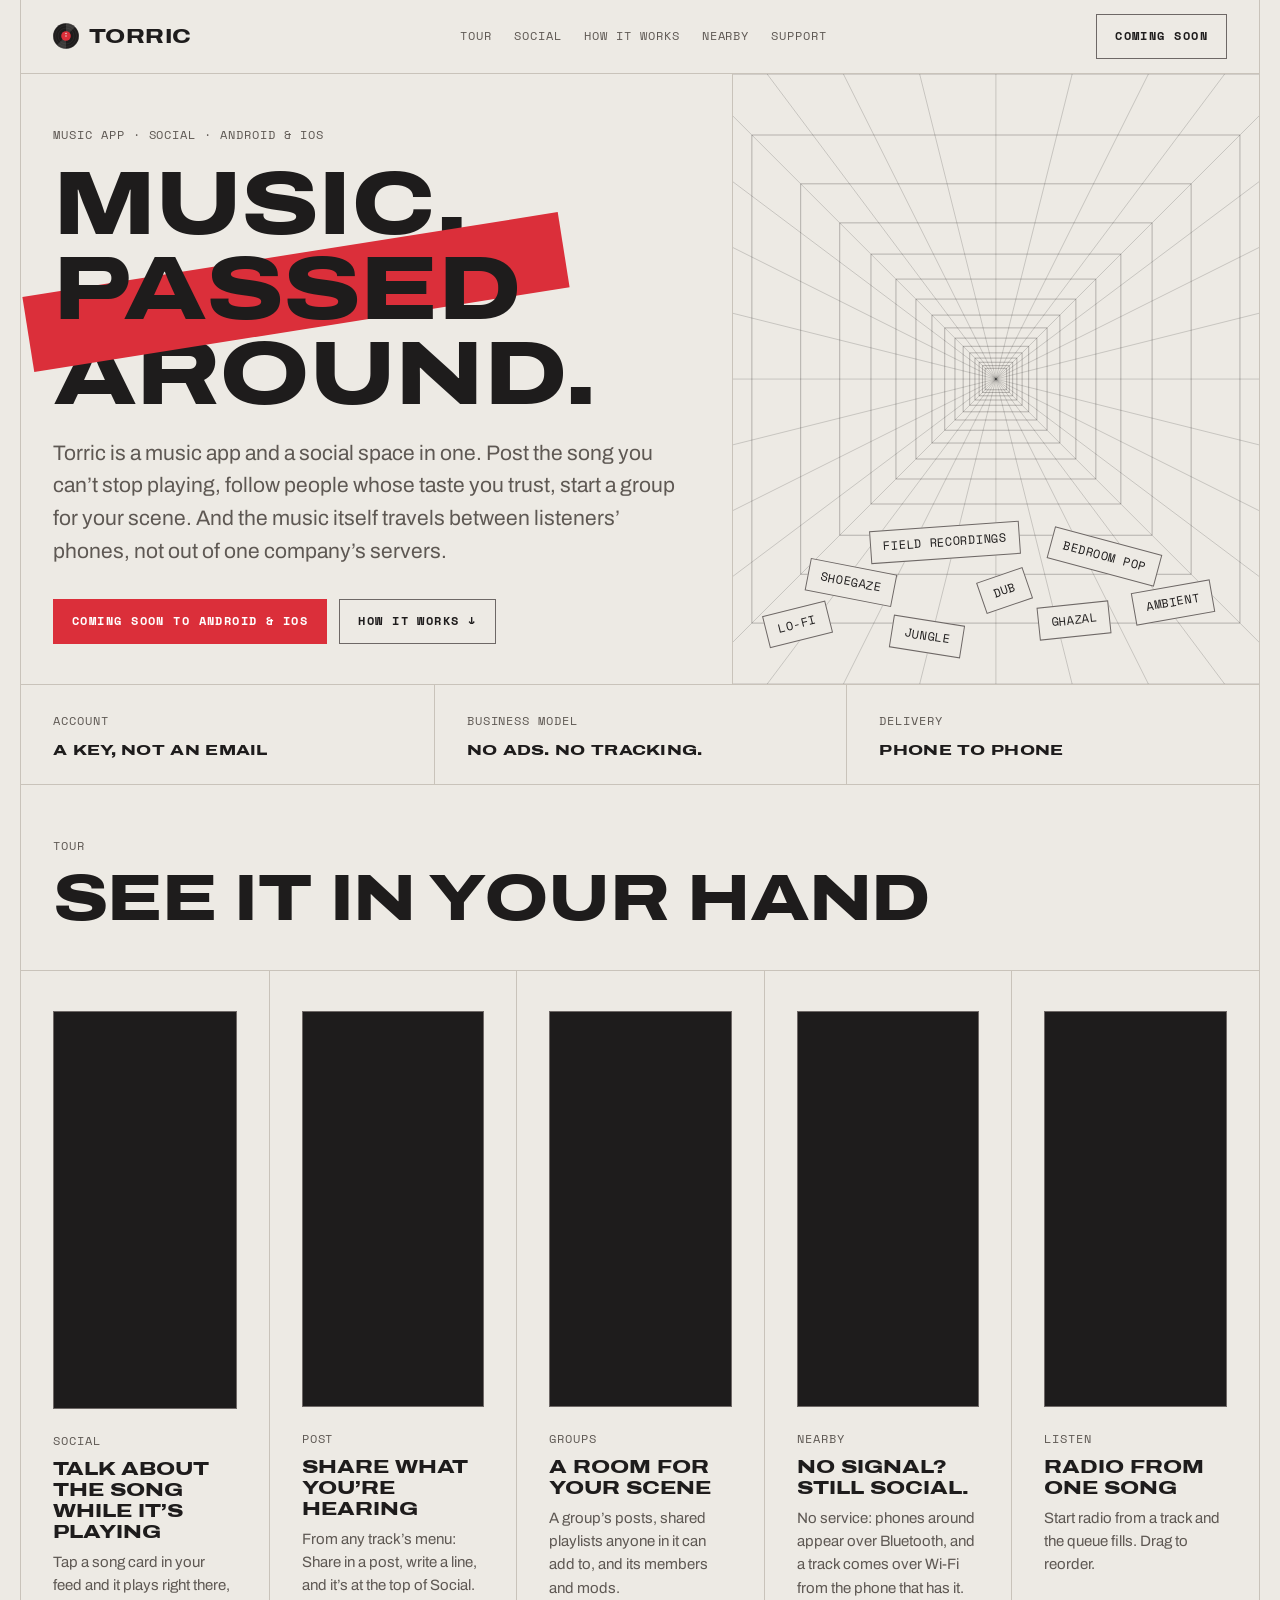
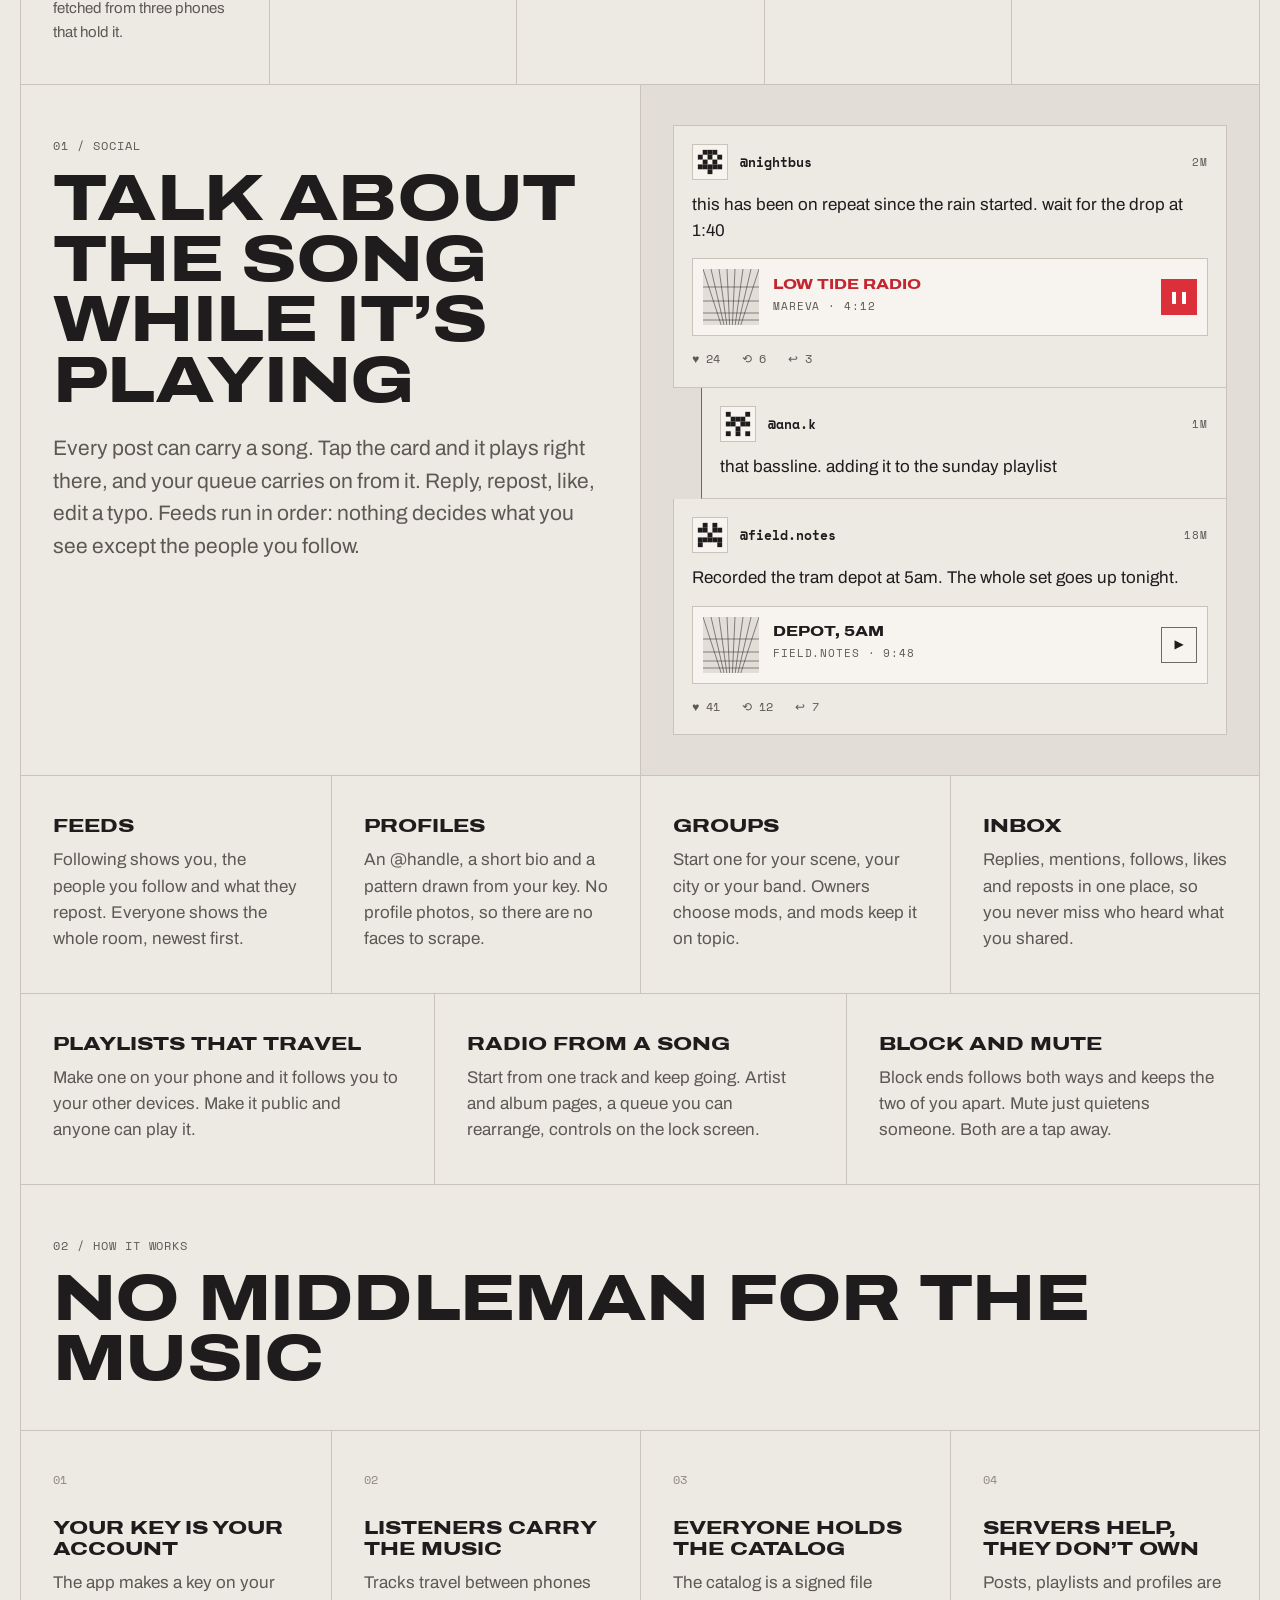
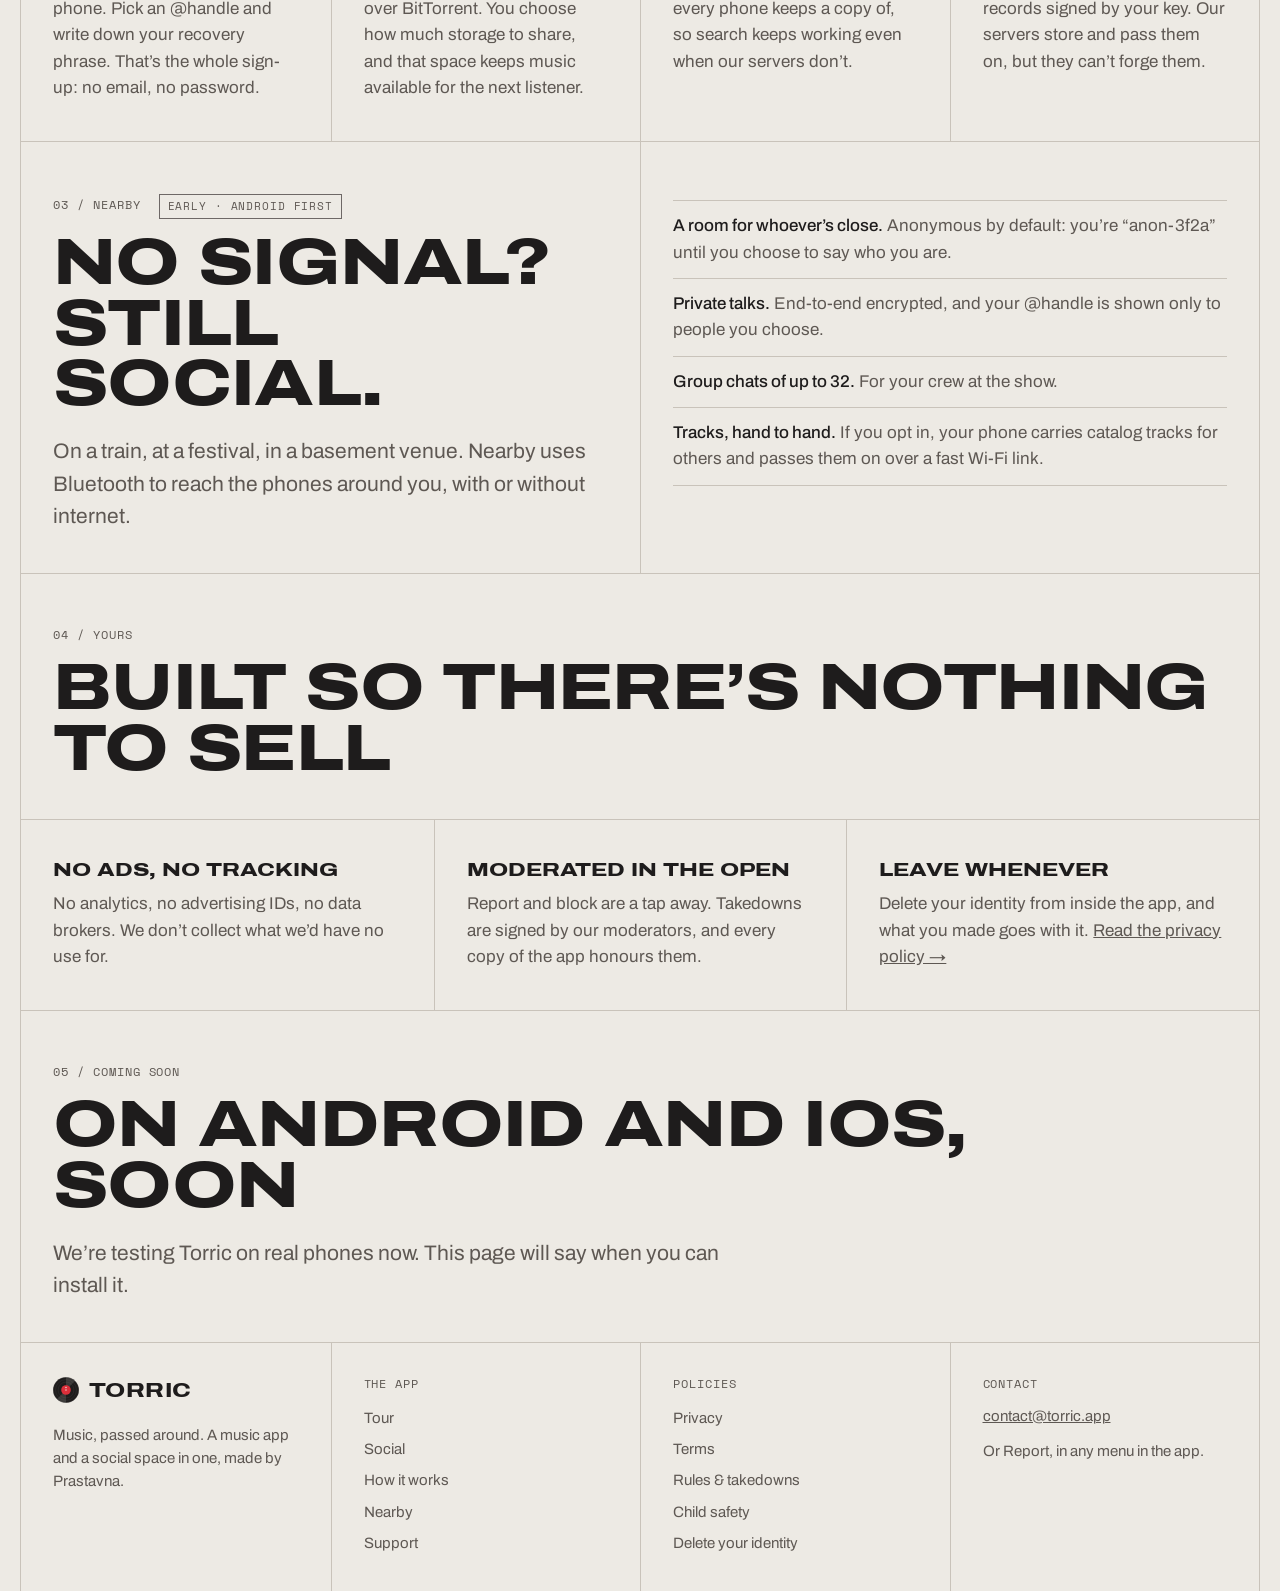
<file: index.html>
<!doctype html>
<html lang="en">
<head>
<meta charset="utf-8">
<meta name="viewport" content="width=device-width, initial-scale=1">
<title>Torric — music, passed around</title>
<meta name="description" content="Torric is a music app and a social space in one. Post the song you can't stop playing, follow people whose taste you trust, start a group for your scene. The music travels between listeners' phones.">
<link rel="canonical" href="https://torric.app/">
<meta name="theme-color" content="#EDEAE4" media="(prefers-color-scheme: light)">
<meta name="theme-color" content="#1E1C1C" media="(prefers-color-scheme: dark)">
<link rel="icon" href="favicon.ico" sizes="32x32">
<link rel="icon" href="favicon.svg" type="image/svg+xml">
<link rel="apple-touch-icon" href="apple-touch-icon.png">
<link rel="manifest" href="site.webmanifest">
<meta property="og:type" content="website">
<meta property="og:site_name" content="Torric">
<meta property="og:title" content="Torric — music, passed around">
<meta property="og:description" content="Torric is a music app and a social space in one. Post the song you can't stop playing, follow people whose taste you trust, start a group for your scene. The music travels between listeners' phones.">
<meta property="og:url" content="https://torric.app/">
<meta property="og:image" content="https://torric.app/og.png">
<meta property="og:image:width" content="1200">
<meta property="og:image:height" content="630">
<meta property="og:image:alt" content="Torric: music, passed around">
<meta name="twitter:card" content="summary_large_image">
<link rel="preload" href="fonts/ArchivoExpanded-ExtraBold.woff2" as="font" type="font/woff2" crossorigin>
<link rel="stylesheet" href="site.css">
</head>
<body>
<div class="frame">

<a class="skip" href="#main">Skip to content</a>
<header class="bar">
  <a class="wordmark" href="./"><img class="mark" src="favicon.svg" alt="" width="26" height="26">Torric</a>
  <nav class="nav" aria-label="Sections">
    <a href="./#tour">Tour</a>
    <a href="./#social">Social</a>
    <a href="./#how">How it works</a>
    <a href="./#nearby">Nearby</a>
    <a href="support">Support</a>
  </nav>
  <span class="btn" aria-disabled="true">Coming soon</span>
</header>

<main id="main">
<section class="row hero-row">
  <div>
    <p class="meta">Music app · Social · Android &amp; iOS</p>
    <h1 class="display" aria-label="Music, passed around">
      <span class="line">Music,</span>
      <span class="line"><span class="slash">passed</span></span>
      <span class="line">around.</span>
    </h1>
    <p class="lede">Torric is a music app and a social space in one. Post the song you can’t stop playing, follow people whose taste you trust, start a group for your scene. And the music itself travels between listeners’ phones, not out of one company’s servers.</p>
    <div class="btn-row">
      <span class="btn btn-primary" aria-disabled="true">Coming soon to Android &amp; iOS</span>
      <a class="btn" href="#how">How it works ↓</a>
    </div>
  </div>
  <div class="hero-art" aria-hidden="true">
    <svg class="tunnel" viewBox="0 0 400 400" preserveAspectRatio="xMidYMid slice">
      <g class="spokes"><line x1="200" y1="200" x2="0" y2="0"/><line x1="200" y1="200" x2="50" y2="0"/><line x1="200" y1="200" x2="100" y2="0"/><line x1="200" y1="200" x2="150" y2="0"/><line x1="200" y1="200" x2="200" y2="0"/><line x1="200" y1="200" x2="250" y2="0"/><line x1="200" y1="200" x2="300" y2="0"/><line x1="200" y1="200" x2="350" y2="0"/><line x1="200" y1="200" x2="400" y2="0"/><line x1="200" y1="200" x2="0" y2="400"/><line x1="200" y1="200" x2="50" y2="400"/><line x1="200" y1="200" x2="100" y2="400"/><line x1="200" y1="200" x2="150" y2="400"/><line x1="200" y1="200" x2="200" y2="400"/><line x1="200" y1="200" x2="250" y2="400"/><line x1="200" y1="200" x2="300" y2="400"/><line x1="200" y1="200" x2="350" y2="400"/><line x1="200" y1="200" x2="400" y2="400"/><line x1="200" y1="200" x2="0" y2="50"/><line x1="200" y1="200" x2="0" y2="100"/><line x1="200" y1="200" x2="0" y2="150"/><line x1="200" y1="200" x2="0" y2="200"/><line x1="200" y1="200" x2="0" y2="250"/><line x1="200" y1="200" x2="0" y2="300"/><line x1="200" y1="200" x2="0" y2="350"/><line x1="200" y1="200" x2="400" y2="50"/><line x1="200" y1="200" x2="400" y2="100"/><line x1="200" y1="200" x2="400" y2="150"/><line x1="200" y1="200" x2="400" y2="200"/><line x1="200" y1="200" x2="400" y2="250"/><line x1="200" y1="200" x2="400" y2="300"/><line x1="200" y1="200" x2="400" y2="350"/></g>
      <g class="rings"><rect x="-50.00" y="-50.00" width="500.00" height="500.00"/><rect x="0.00" y="0.00" width="400.00" height="400.00"/><rect x="40.00" y="40.00" width="320.00" height="320.00"/><rect x="72.00" y="72.00" width="256.00" height="256.00"/><rect x="97.60" y="97.60" width="204.80" height="204.80"/><rect x="118.08" y="118.08" width="163.84" height="163.84"/><rect x="134.46" y="134.46" width="131.07" height="131.07"/><rect x="147.57" y="147.57" width="104.86" height="104.86"/><rect x="158.06" y="158.06" width="83.89" height="83.89"/><rect x="166.45" y="166.45" width="67.11" height="67.11"/><rect x="173.16" y="173.16" width="53.69" height="53.69"/><rect x="178.53" y="178.53" width="42.95" height="42.95"/><rect x="182.82" y="182.82" width="34.36" height="34.36"/><rect x="186.26" y="186.26" width="27.49" height="27.49"/><rect x="189.00" y="189.00" width="21.99" height="21.99"/><rect x="191.20" y="191.20" width="17.59" height="17.59"/><rect x="192.96" y="192.96" width="14.07" height="14.07"/></g>
    </svg>
    <div class="pile"><span class="pill" style="left:6%;top:92px;transform:rotate(-14deg)">lo-fi</span><span class="pill" style="left:30%;top:104px;transform:rotate(9deg)">jungle</span><span class="pill" style="left:58%;top:88px;transform:rotate(-6deg)">ghazal</span><span class="pill" style="left:14%;top:50px;transform:rotate(11deg)">shoegaze</span><span class="pill" style="left:47%;top:58px;transform:rotate(-19deg)">dub</span><span class="pill" style="left:26%;top:10px;transform:rotate(-4deg)">field recordings</span><span class="pill" style="left:60%;top:24px;transform:rotate(15deg)">bedroom pop</span><span class="pill" style="left:76%;top:70px;transform:rotate(-10deg)">ambient</span></div>
  </div>
</section>

<section class="row cols-3 strip" aria-label="In short">
  <div><span class="meta">Account</span><span class="big">A key, not an email</span></div>
  <div><span class="meta">Business model</span><span class="big">No ads. No tracking.</span></div>
  <div><span class="meta">Delivery</span><span class="big">Phone to phone</span></div>
</section>

<section id="tour" aria-labelledby="tour-title">
  <div class="row">
    <div>
      <p class="meta">Tour</p>
      <h2 class="display" id="tour-title">See it in your hand</h2>
    </div>
  </div>
  <div class="row shows">
    <figure class="show">
      <video muted loop playsinline preload="none" poster="media/feed.jpg" width="360" height="780" aria-label="Talk about the song while it’s playing: Tap a song card in your feed and it plays right there, fetched from three phones that hold it.">
        <source src="media/feed.webm" type="video/webm">
        <source src="media/feed.mp4" type="video/mp4">
      </video>
      <figcaption><span class="meta">Social</span><h3 class="display">Talk about the song while it’s playing</h3><p>Tap a song card in your feed and it plays right there, fetched from three phones that hold it.</p></figcaption>
    </figure>
    <figure class="show">
      <video muted loop playsinline preload="none" poster="media/compose.jpg" width="360" height="780" aria-label="Share what you’re hearing: From any track’s menu: Share in a post, write a line, and it’s at the top of Social.">
        <source src="media/compose.webm" type="video/webm">
        <source src="media/compose.mp4" type="video/mp4">
      </video>
      <figcaption><span class="meta">Post</span><h3 class="display">Share what you’re hearing</h3><p>From any track’s menu: Share in a post, write a line, and it’s at the top of Social.</p></figcaption>
    </figure>
    <figure class="show">
      <video muted loop playsinline preload="none" poster="media/groups.jpg" width="360" height="780" aria-label="A room for your scene: A group’s posts, shared playlists anyone in it can add to, and its members and mods.">
        <source src="media/groups.webm" type="video/webm">
        <source src="media/groups.mp4" type="video/mp4">
      </video>
      <figcaption><span class="meta">Groups</span><h3 class="display">A room for your scene</h3><p>A group’s posts, shared playlists anyone in it can add to, and its members and mods.</p></figcaption>
    </figure>
    <figure class="show">
      <video muted loop playsinline preload="none" poster="media/nearby.jpg" width="360" height="780" aria-label="No signal? Still social.: No service: phones around appear over Bluetooth, and a track comes over Wi-Fi from the phone that has it.">
        <source src="media/nearby.webm" type="video/webm">
        <source src="media/nearby.mp4" type="video/mp4">
      </video>
      <figcaption><span class="meta">Nearby</span><h3 class="display">No signal? Still social.</h3><p>No service: phones around appear over Bluetooth, and a track comes over Wi-Fi from the phone that has it.</p></figcaption>
    </figure>
    <figure class="show">
      <video muted loop playsinline preload="none" poster="media/radio.jpg" width="360" height="780" aria-label="Radio from one song: Start radio from a track and the queue fills. Drag to reorder.">
        <source src="media/radio.webm" type="video/webm">
        <source src="media/radio.mp4" type="video/mp4">
      </video>
      <figcaption><span class="meta">Listen</span><h3 class="display">Radio from one song</h3><p>Start radio from a track and the queue fills. Drag to reorder.</p></figcaption>
    </figure>
  </div>
  <dialog id="show-big" class="show-big" aria-label="Clip">
    <button type="button" class="show-close meta" aria-label="Close">Close ✕</button>
    <figure>
      <video muted loop playsinline width="360" height="780"></video>
      <figcaption></figcaption>
    </figure>
  </dialog>
  <script>
    // Play a clip only while it's on screen; leave the posters still for
    // anyone who asked for less motion.
    (function () {
      var clips = document.querySelectorAll('.show video');
      if (matchMedia('(prefers-reduced-motion: reduce)').matches || !('IntersectionObserver' in window)) return;
      var seen = new IntersectionObserver(function (entries) {
        entries.forEach(function (e) {
          if (e.isIntersecting) e.target.play().catch(function () {});
          else e.target.pause();
        });
      }, { threshold: 0.35 });
      clips.forEach(function (v) { seen.observe(v); });
    })();

    // Click a clip to see it big; Esc, the close button or the backdrop
    // puts it away.
    (function () {
      var clips = document.querySelectorAll('.show video');
      var box = document.getElementById('show-big');
      if (!box || typeof box.showModal !== 'function') return;
      var big = box.querySelector('video');
      var caption = box.querySelector('figcaption');
      var still = matchMedia('(prefers-reduced-motion: reduce)').matches;
      var opener = null;
      function open(v) {
        opener = v;
        big.innerHTML = v.innerHTML;
        big.poster = v.poster;
        big.setAttribute('aria-label', v.getAttribute('aria-label'));
        big.controls = still;
        caption.innerHTML = v.parentNode.querySelector('figcaption').innerHTML;
        big.load();
        box.showModal();
        if (!still) big.play().catch(function () {});
      }
      clips.forEach(function (v) {
        v.tabIndex = 0;
        v.setAttribute('role', 'button');
        v.setAttribute('aria-haspopup', 'dialog');
        v.addEventListener('click', function () { open(v); });
        v.addEventListener('keydown', function (e) {
          if (e.key === 'Enter' || e.key === ' ') { e.preventDefault(); open(v); }
        });
      });
      box.addEventListener('click', function (e) {
        if (e.target === box || e.target.closest('.show-close')) box.close();
      });
      box.addEventListener('close', function () {
        big.pause();
        big.removeAttribute('src');
        big.innerHTML = '';
        if (opener) opener.focus();
      });
    })();
  </script>
</section>

<section id="social" aria-labelledby="social-title">
  <div class="row cols-2">
    <div>
      <p class="meta">01 / Social</p>
      <h2 class="display" id="social-title">Talk about the song while it’s playing</h2>
      <p class="lede">Every post can carry a song. Tap the card and it plays right there, and your queue carries on from it. Reply, repost, like, edit a typo. Feeds run in order: nothing decides what you see except the people you follow.</p>
    </div>
    <div class="feed" role="img" aria-label="An example feed: posts with playable song cards and a reply">
      <article class="post">
        <div class="post-head"><svg class="identicon" viewBox="-1 -1 7 7" aria-hidden="true"><g fill="currentColor"><rect x="1" y="0" width="1" height="1"/><rect x="3" y="0" width="1" height="1"/><rect x="2" y="0" width="1" height="1"/><rect x="0" y="1" width="1" height="1"/><rect x="4" y="1" width="1" height="1"/><rect x="2" y="1" width="1" height="1"/><rect x="1" y="2" width="1" height="1"/><rect x="3" y="2" width="1" height="1"/><rect x="0" y="3" width="1" height="1"/><rect x="4" y="3" width="1" height="1"/><rect x="1" y="3" width="1" height="1"/><rect x="3" y="3" width="1" height="1"/><rect x="2" y="3" width="1" height="1"/><rect x="2" y="4" width="1" height="1"/></g></svg><span class="handle">@nightbus</span><span class="meta">2m</span></div>
        <p class="post-body">this has been on repeat since the rain started. wait for the drop at 1:40</p>
        <div class="song playing"><svg class="cover" viewBox="0 0 56 56" aria-hidden="true"><g stroke="currentColor" stroke-opacity="0.5" fill="none"><line x1="0" y1="0" x2="18.2" y2="56"/><line x1="8" y1="0" x2="21.0" y2="56"/><line x1="16" y1="0" x2="23.8" y2="56"/><line x1="24" y1="0" x2="26.6" y2="56"/><line x1="32" y1="0" x2="29.4" y2="56"/><line x1="40" y1="0" x2="32.2" y2="56"/><line x1="48" y1="0" x2="35.0" y2="56"/><line x1="56" y1="0" x2="37.8" y2="56"/><line x1="0" y1="18" x2="56" y2="18"/><line x1="0" y1="32" x2="56" y2="32"/><line x1="0" y1="44" x2="56" y2="44"/><line x1="0" y1="51" x2="56" y2="51"/></g></svg><div><span class="song-title">Low Tide Radio</span><span class="meta">Mareva · 4:12</span></div><span class="play">❚❚</span></div>
        <div class="post-actions"><span>♥ 24</span><span>⟲ 6</span><span>↩ 3</span></div>
      </article>
      <article class="post reply">
        <div class="post-head"><svg class="identicon" viewBox="-1 -1 7 7" aria-hidden="true"><g fill="currentColor"><rect x="0" y="0" width="1" height="1"/><rect x="4" y="0" width="1" height="1"/><rect x="1" y="1" width="1" height="1"/><rect x="3" y="1" width="1" height="1"/><rect x="2" y="1" width="1" height="1"/><rect x="0" y="2" width="1" height="1"/><rect x="4" y="2" width="1" height="1"/><rect x="1" y="2" width="1" height="1"/><rect x="3" y="2" width="1" height="1"/><rect x="2" y="3" width="1" height="1"/><rect x="0" y="4" width="1" height="1"/><rect x="4" y="4" width="1" height="1"/><rect x="2" y="4" width="1" height="1"/></g></svg><span class="handle">@ana.k</span><span class="meta">1m</span></div>
        <p class="post-body">that bassline. adding it to the sunday playlist</p>
      </article>
      <article class="post">
        <div class="post-head"><svg class="identicon" viewBox="-1 -1 7 7" aria-hidden="true"><g fill="currentColor"><rect x="1" y="0" width="1" height="1"/><rect x="3" y="0" width="1" height="1"/><rect x="0" y="1" width="1" height="1"/><rect x="4" y="1" width="1" height="1"/><rect x="1" y="1" width="1" height="1"/><rect x="3" y="1" width="1" height="1"/><rect x="2" y="2" width="1" height="1"/><rect x="0" y="3" width="1" height="1"/><rect x="4" y="3" width="1" height="1"/><rect x="1" y="3" width="1" height="1"/><rect x="3" y="3" width="1" height="1"/><rect x="2" y="3" width="1" height="1"/><rect x="0" y="4" width="1" height="1"/><rect x="4" y="4" width="1" height="1"/></g></svg><span class="handle">@field.notes</span><span class="meta">18m</span></div>
        <p class="post-body">Recorded the tram depot at 5am. The whole set goes up tonight.</p>
        <div class="song"><svg class="cover" viewBox="0 0 56 56" aria-hidden="true"><g stroke="currentColor" stroke-opacity="0.5" fill="none"><line x1="0" y1="0" x2="18.2" y2="56"/><line x1="8" y1="0" x2="21.0" y2="56"/><line x1="16" y1="0" x2="23.8" y2="56"/><line x1="24" y1="0" x2="26.6" y2="56"/><line x1="32" y1="0" x2="29.4" y2="56"/><line x1="40" y1="0" x2="32.2" y2="56"/><line x1="48" y1="0" x2="35.0" y2="56"/><line x1="56" y1="0" x2="37.8" y2="56"/><line x1="0" y1="22" x2="56" y2="22"/><line x1="0" y1="35" x2="56" y2="35"/><line x1="0" y1="44" x2="56" y2="44"/><line x1="0" y1="51" x2="56" y2="51"/></g></svg><div><span class="song-title">Depot, 5am</span><span class="meta">field.notes · 9:48</span></div><span class="play">▶</span></div>
        <div class="post-actions"><span>♥ 41</span><span>⟲ 12</span><span>↩ 7</span></div>
      </article>
    </div>
  </div>
  <div class="row cols-4">
    <div class="cell"><h3 class="display">Feeds</h3><p>Following shows you, the people you follow and what they repost. Everyone shows the whole room, newest first.</p></div>
    <div class="cell"><h3 class="display">Profiles</h3><p>An @handle, a short bio and a pattern drawn from your key. No profile photos, so there are no faces to scrape.</p></div>
    <div class="cell"><h3 class="display">Groups</h3><p>Start one for your scene, your city or your band. Owners choose mods, and mods keep it on topic.</p></div>
    <div class="cell"><h3 class="display">Inbox</h3><p>Replies, mentions, follows, likes and reposts in one place, so you never miss who heard what you shared.</p></div>
  </div>
  <div class="row cols-3">
    <div class="cell"><h3 class="display">Playlists that travel</h3><p>Make one on your phone and it follows you to your other devices. Make it public and anyone can play it.</p></div>
    <div class="cell"><h3 class="display">Radio from a song</h3><p>Start from one track and keep going. Artist and album pages, a queue you can rearrange, controls on the lock screen.</p></div>
    <div class="cell"><h3 class="display">Block and mute</h3><p>Block ends follows both ways and keeps the two of you apart. Mute just quietens someone. Both are a tap away.</p></div>
  </div>
</section>

<section id="how" aria-labelledby="how-title">
  <div class="row">
    <div>
      <p class="meta">02 / How it works</p>
      <h2 class="display" id="how-title">No middleman for the music</h2>
    </div>
  </div>
  <div class="row cols-4">
    <div class="cell"><span class="num">01</span><h3 class="display">Your key is your account</h3><p>The app makes a key on your phone. Pick an @handle and write down your recovery phrase. That’s the whole sign-up: no email, no password.</p></div>
    <div class="cell"><span class="num">02</span><h3 class="display">Listeners carry the music</h3><p>Tracks travel between phones over BitTorrent. You choose how much storage to share, and that space keeps music available for the next listener.</p></div>
    <div class="cell"><span class="num">03</span><h3 class="display">Everyone holds the catalog</h3><p>The catalog is a signed file every phone keeps a copy of, so search keeps working even when our servers don’t.</p></div>
    <div class="cell"><span class="num">04</span><h3 class="display">Servers help, they don’t own</h3><p>Posts, playlists and profiles are records signed by your key. Our servers store and pass them on, but they can’t forge them.</p></div>
  </div>
</section>

<section id="nearby" aria-labelledby="nearby-title">
  <div class="row cols-2">
    <div>
      <p class="meta">03 / Nearby <span class="tag">Early · Android first</span></p>
      <h2 class="display" id="nearby-title">No signal? Still social.</h2>
      <p class="lede">On a train, at a festival, in a basement venue. Nearby uses Bluetooth to reach the phones around you, with or without internet.</p>
    </div>
    <div>
      <ul class="ticks">
        <li><b>A room for whoever’s close.</b> Anonymous by default: you’re “anon-3f2a” until you choose to say who you are.</li>
        <li><b>Private talks.</b> End-to-end encrypted, and your @handle is shown only to people you choose.</li>
        <li><b>Group chats of up to 32.</b> For your crew at the show.</li>
        <li><b>Tracks, hand to hand.</b> If you opt in, your phone carries catalog tracks for others and passes them on over a fast Wi-Fi link.</li>
      </ul>
    </div>
  </div>
</section>

<section id="yours" aria-labelledby="yours-title">
  <div class="row">
    <div>
      <p class="meta">04 / Yours</p>
      <h2 class="display" id="yours-title">Built so there’s nothing to sell</h2>
    </div>
  </div>
  <div class="row cols-3">
    <div class="cell"><h3 class="display">No ads, no tracking</h3><p>No analytics, no advertising IDs, no data brokers. We don’t collect what we’d have no use for.</p></div>
    <div class="cell"><h3 class="display">Moderated in the open</h3><p>Report and block are a tap away. Takedowns are signed by our moderators, and every copy of the app honours them.</p></div>
    <div class="cell"><h3 class="display">Leave whenever</h3><p>Delete your identity from inside the app, and what you made goes with it. <a href="privacy">Read the privacy policy →</a></p></div>
  </div>
</section>

<section class="row" aria-labelledby="soon-title">
  <div>
    <p class="meta">05 / Coming soon</p>
    <h2 class="display" id="soon-title">On Android and iOS, soon</h2>
    <p class="lede">We’re testing Torric on real phones now. This page will say when you can install it.</p>
  </div>
</section>
</main>

<footer class="footer row cols-4">
  <div>
    <a class="wordmark" href="./"><img class="mark" src="favicon.svg" alt="" width="26" height="26">Torric</a>
    <p>Music, passed around. A music app and a social space in one, made by Prastavna.</p>
  </div>
  <nav aria-label="The app">
    <p class="meta">The app</p>
    <a href="./#tour">Tour</a>
    <a href="./#social">Social</a>
    <a href="./#how">How it works</a>
    <a href="./#nearby">Nearby</a>
    <a href="support">Support</a>
  </nav>
  <nav aria-label="Policies">
    <p class="meta">Policies</p>
    <a href="privacy">Privacy</a>
    <a href="terms">Terms</a>
    <a href="rules">Rules &amp; takedowns</a>
    <a href="child-safety">Child safety</a>
    <a href="delete-account">Delete your identity</a>
  </nav>
  <div>
    <p class="meta">Contact</p>
    <p><a href="mailto:contact@torric.app">contact@torric.app</a></p>
    <p>Or Report, in any menu in the app.</p>
  </div>
</footer>

</div>
</body>
</html>
</file>
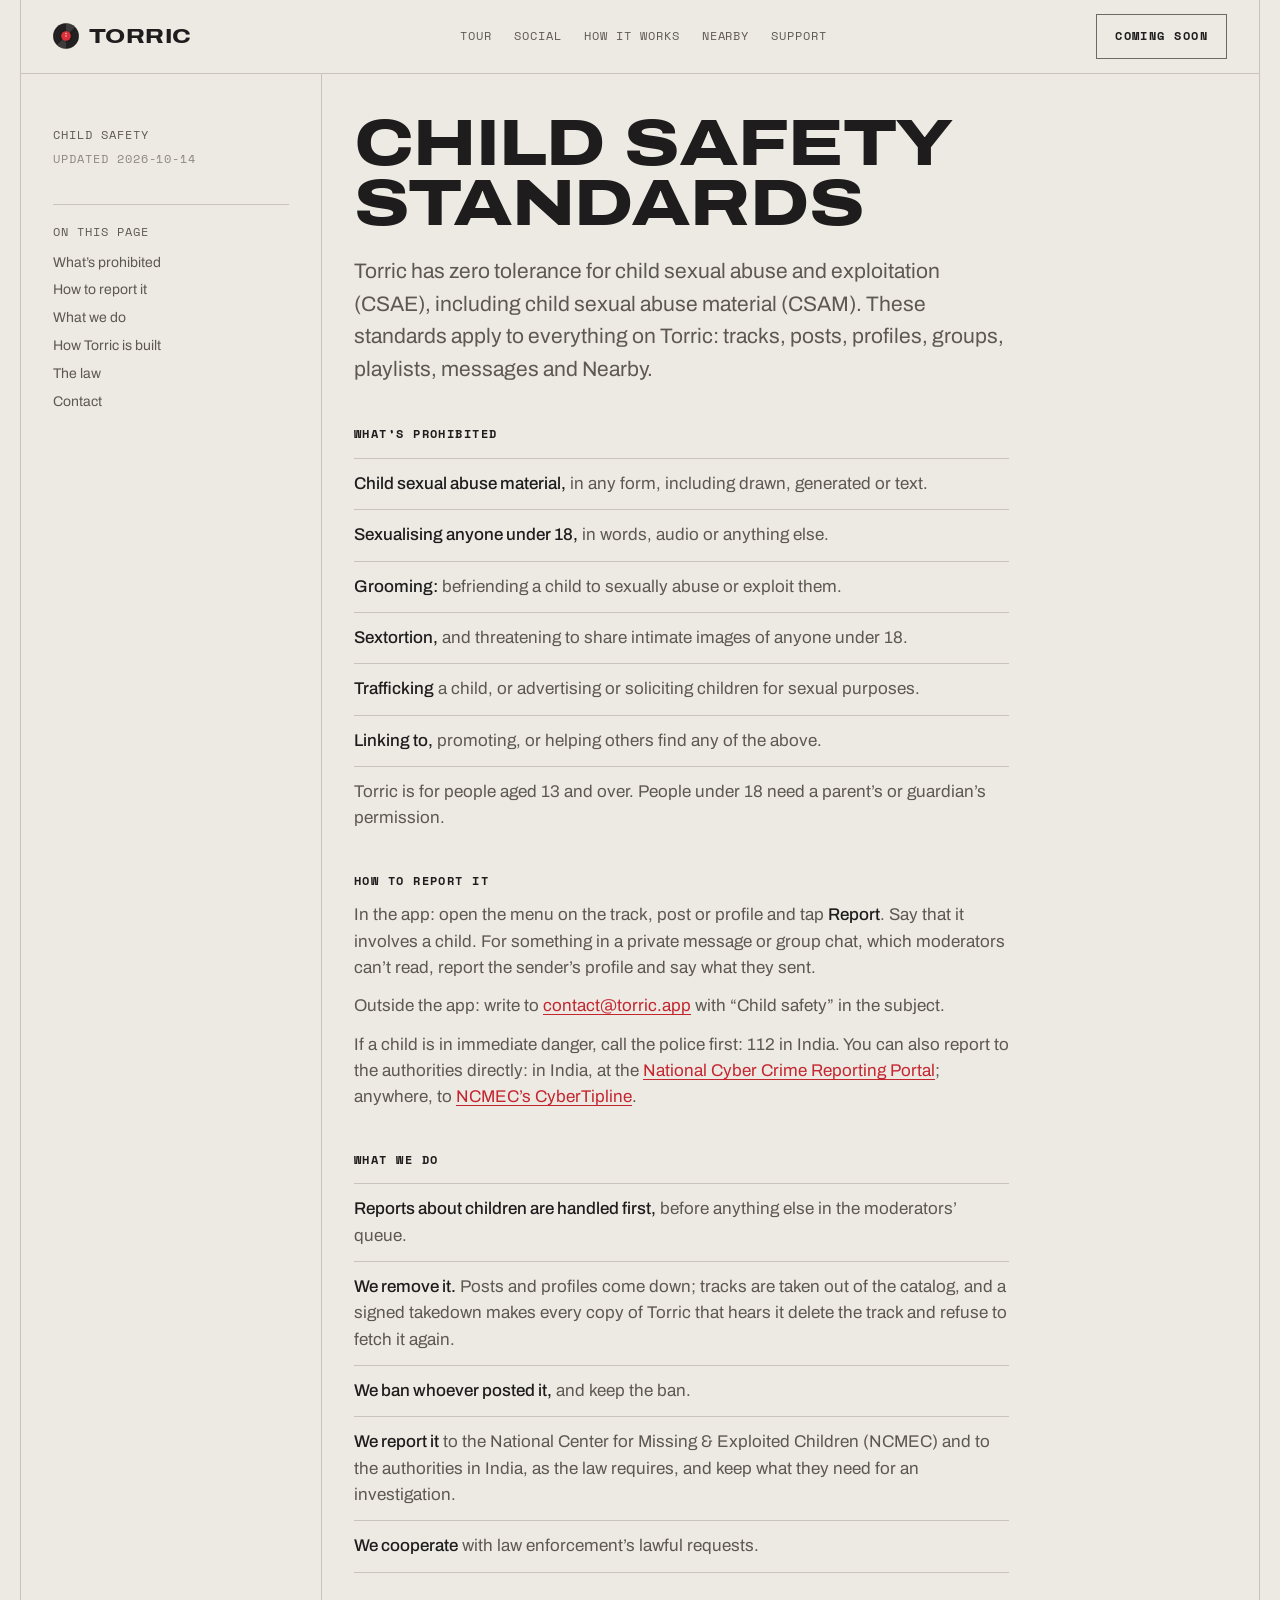
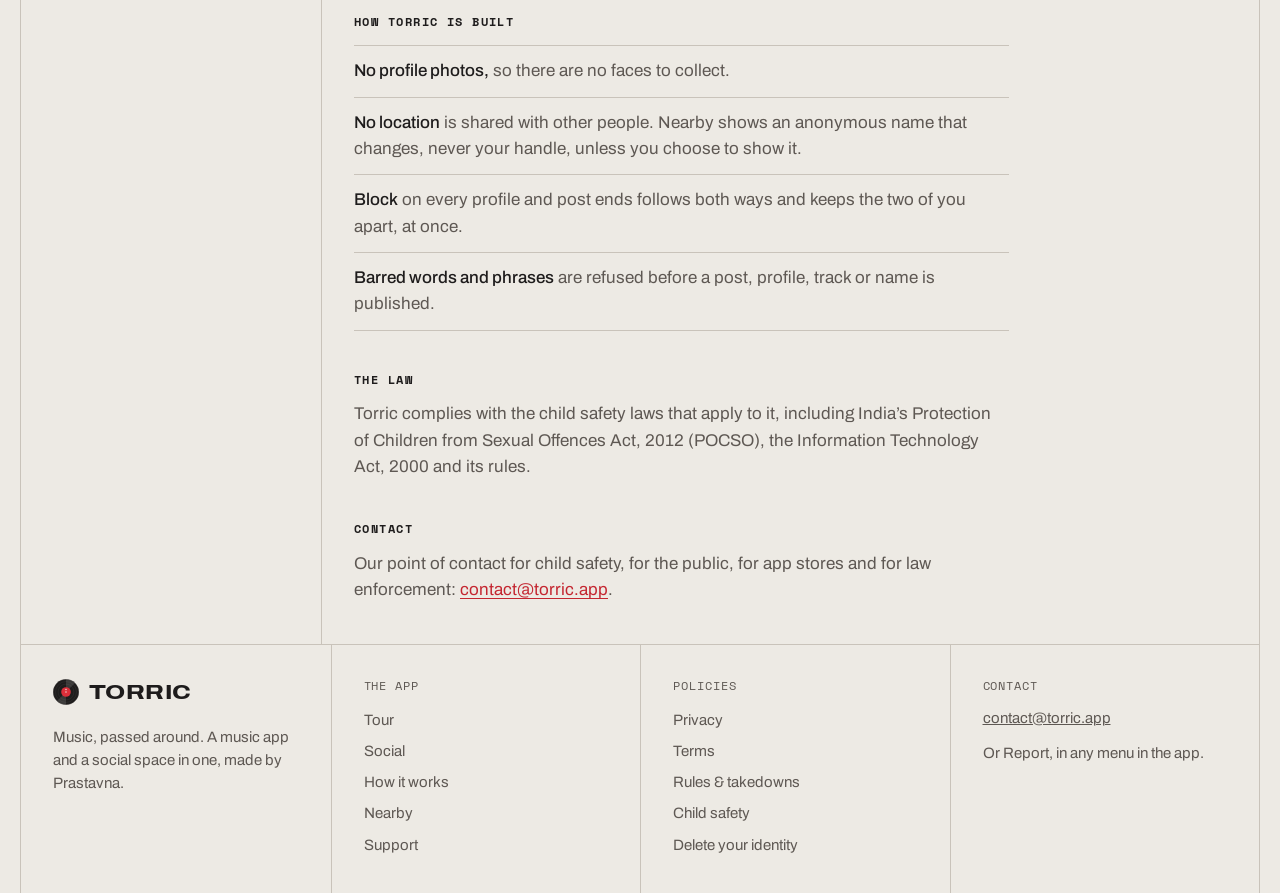
<file: child-safety.html>
<!doctype html>
<html lang="en">
<head>
<meta charset="utf-8">
<meta name="viewport" content="width=device-width, initial-scale=1">
<title>Child safety standards · Torric</title>
<meta name="description" content="Torric's standards against child sexual abuse and exploitation: what's prohibited, how to report it, what we do about it, and who to contact.">
<link rel="canonical" href="https://torric.app/child-safety">
<meta name="theme-color" content="#EDEAE4" media="(prefers-color-scheme: light)">
<meta name="theme-color" content="#1E1C1C" media="(prefers-color-scheme: dark)">
<link rel="icon" href="favicon.ico" sizes="32x32">
<link rel="icon" href="favicon.svg" type="image/svg+xml">
<link rel="apple-touch-icon" href="apple-touch-icon.png">
<link rel="manifest" href="site.webmanifest">
<meta property="og:type" content="website">
<meta property="og:site_name" content="Torric">
<meta property="og:title" content="Child safety standards · Torric">
<meta property="og:description" content="Torric's standards against child sexual abuse and exploitation: what's prohibited, how to report it, what we do about it, and who to contact.">
<meta property="og:url" content="https://torric.app/child-safety">
<meta property="og:image" content="https://torric.app/og.png">
<meta property="og:image:width" content="1200">
<meta property="og:image:height" content="630">
<meta property="og:image:alt" content="Torric: music, passed around">
<meta name="twitter:card" content="summary_large_image">
<link rel="preload" href="fonts/ArchivoExpanded-ExtraBold.woff2" as="font" type="font/woff2" crossorigin>
<link rel="stylesheet" href="site.css">
</head>
<body>
<div class="frame">

<a class="skip" href="#main">Skip to content</a>
<header class="bar">
  <a class="wordmark" href="./"><img class="mark" src="favicon.svg" alt="" width="26" height="26">Torric</a>
  <nav class="nav" aria-label="Sections">
    <a href="./#tour">Tour</a>
    <a href="./#social">Social</a>
    <a href="./#how">How it works</a>
    <a href="./#nearby">Nearby</a>
    <a href="support">Support</a>
  </nav>
  <span class="btn" aria-disabled="true">Coming soon</span>
</header>

<main id="main" class="row doc">
<aside>
  <p class="meta">Child safety</p>
  <p class="meta updated">Updated 2026-10-14</p>
  <nav class="toc" aria-label="On this page">
    <p class="meta">On this page</p>
    <a href="#what-s-prohibited">What’s prohibited</a>
    <a href="#how-to-report-it">How to report it</a>
    <a href="#what-we-do">What we do</a>
    <a href="#how-torric-is-built">How Torric is built</a>
    <a href="#the-law">The law</a>
    <a href="#contact">Contact</a>
  </nav>
</aside>
<div class="prose">
  <h1 class="display">Child safety standards</h1>
  <p class="lede">Torric has zero tolerance for child sexual abuse and exploitation (CSAE), including child sexual abuse material (CSAM). These standards apply to everything on Torric: tracks, posts, profiles, groups, playlists, messages and Nearby.</p>

  <h2 id="what-s-prohibited">What’s prohibited</h2>
  <ul class="ticks">
    <li><b>Child sexual abuse material,</b> in any form, including drawn, generated or text.</li>
    <li><b>Sexualising anyone under 18,</b> in words, audio or anything else.</li>
    <li><b>Grooming:</b> befriending a child to sexually abuse or exploit them.</li>
    <li><b>Sextortion,</b> and threatening to share intimate images of anyone under 18.</li>
    <li><b>Trafficking</b> a child, or advertising or soliciting children for sexual purposes.</li>
    <li><b>Linking to,</b> promoting, or helping others find any of the above.</li>
  </ul>
  <p>Torric is for people aged 13 and over. People under 18 need a parent’s or guardian’s permission.</p>

  <h2 id="how-to-report-it">How to report it</h2>
  <p>In the app: open the menu on the track, post or profile and tap <b>Report</b>. Say that it involves a child. For something in a private message or group chat, which moderators can’t read, report the sender’s profile and say what they sent.</p>
  <p>Outside the app: write to <a href="mailto:contact@torric.app">contact@torric.app</a> with “Child safety” in the subject.</p>
  <p>If a child is in immediate danger, call the police first: 112 in India. You can also report to the authorities directly: in India, at the <a href="https://cybercrime.gov.in" rel="noopener">National Cyber Crime Reporting Portal</a>; anywhere, to <a href="https://report.cybertip.org" rel="noopener">NCMEC’s CyberTipline</a>.</p>

  <h2 id="what-we-do">What we do</h2>
  <ul class="ticks">
    <li><b>Reports about children are handled first,</b> before anything else in the moderators’ queue.</li>
    <li><b>We remove it.</b> Posts and profiles come down; tracks are taken out of the catalog, and a signed takedown makes every copy of Torric that hears it delete the track and refuse to fetch it again.</li>
    <li><b>We ban whoever posted it,</b> and keep the ban.</li>
    <li><b>We report it</b> to the National Center for Missing &amp; Exploited Children (NCMEC) and to the authorities in India, as the law requires, and keep what they need for an investigation.</li>
    <li><b>We cooperate</b> with law enforcement’s lawful requests.</li>
  </ul>

  <h2 id="how-torric-is-built">How Torric is built</h2>
  <ul class="ticks">
    <li><b>No profile photos,</b> so there are no faces to collect.</li>
    <li><b>No location</b> is shared with other people. Nearby shows an anonymous name that changes, never your handle, unless you choose to show it.</li>
    <li><b>Block</b> on every profile and post ends follows both ways and keeps the two of you apart, at once.</li>
    <li><b>Barred words and phrases</b> are refused before a post, profile, track or name is published.</li>
  </ul>

  <h2 id="the-law">The law</h2>
  <p>Torric complies with the child safety laws that apply to it, including India’s Protection of Children from Sexual Offences Act, 2012 (POCSO), the Information Technology Act, 2000 and its rules.</p>

  <h2 id="contact">Contact</h2>
  <p>Our point of contact for child safety, for the public, for app stores and for law enforcement: <a href="mailto:contact@torric.app">contact@torric.app</a>.</p>
</div>
</main>

<footer class="footer row cols-4">
  <div>
    <a class="wordmark" href="./"><img class="mark" src="favicon.svg" alt="" width="26" height="26">Torric</a>
    <p>Music, passed around. A music app and a social space in one, made by Prastavna.</p>
  </div>
  <nav aria-label="The app">
    <p class="meta">The app</p>
    <a href="./#tour">Tour</a>
    <a href="./#social">Social</a>
    <a href="./#how">How it works</a>
    <a href="./#nearby">Nearby</a>
    <a href="support">Support</a>
  </nav>
  <nav aria-label="Policies">
    <p class="meta">Policies</p>
    <a href="privacy">Privacy</a>
    <a href="terms">Terms</a>
    <a href="rules">Rules &amp; takedowns</a>
    <a href="child-safety">Child safety</a>
    <a href="delete-account">Delete your identity</a>
  </nav>
  <div>
    <p class="meta">Contact</p>
    <p><a href="mailto:contact@torric.app">contact@torric.app</a></p>
    <p>Or Report, in any menu in the app.</p>
  </div>
</footer>

</div>
</body>
</html>
</file>
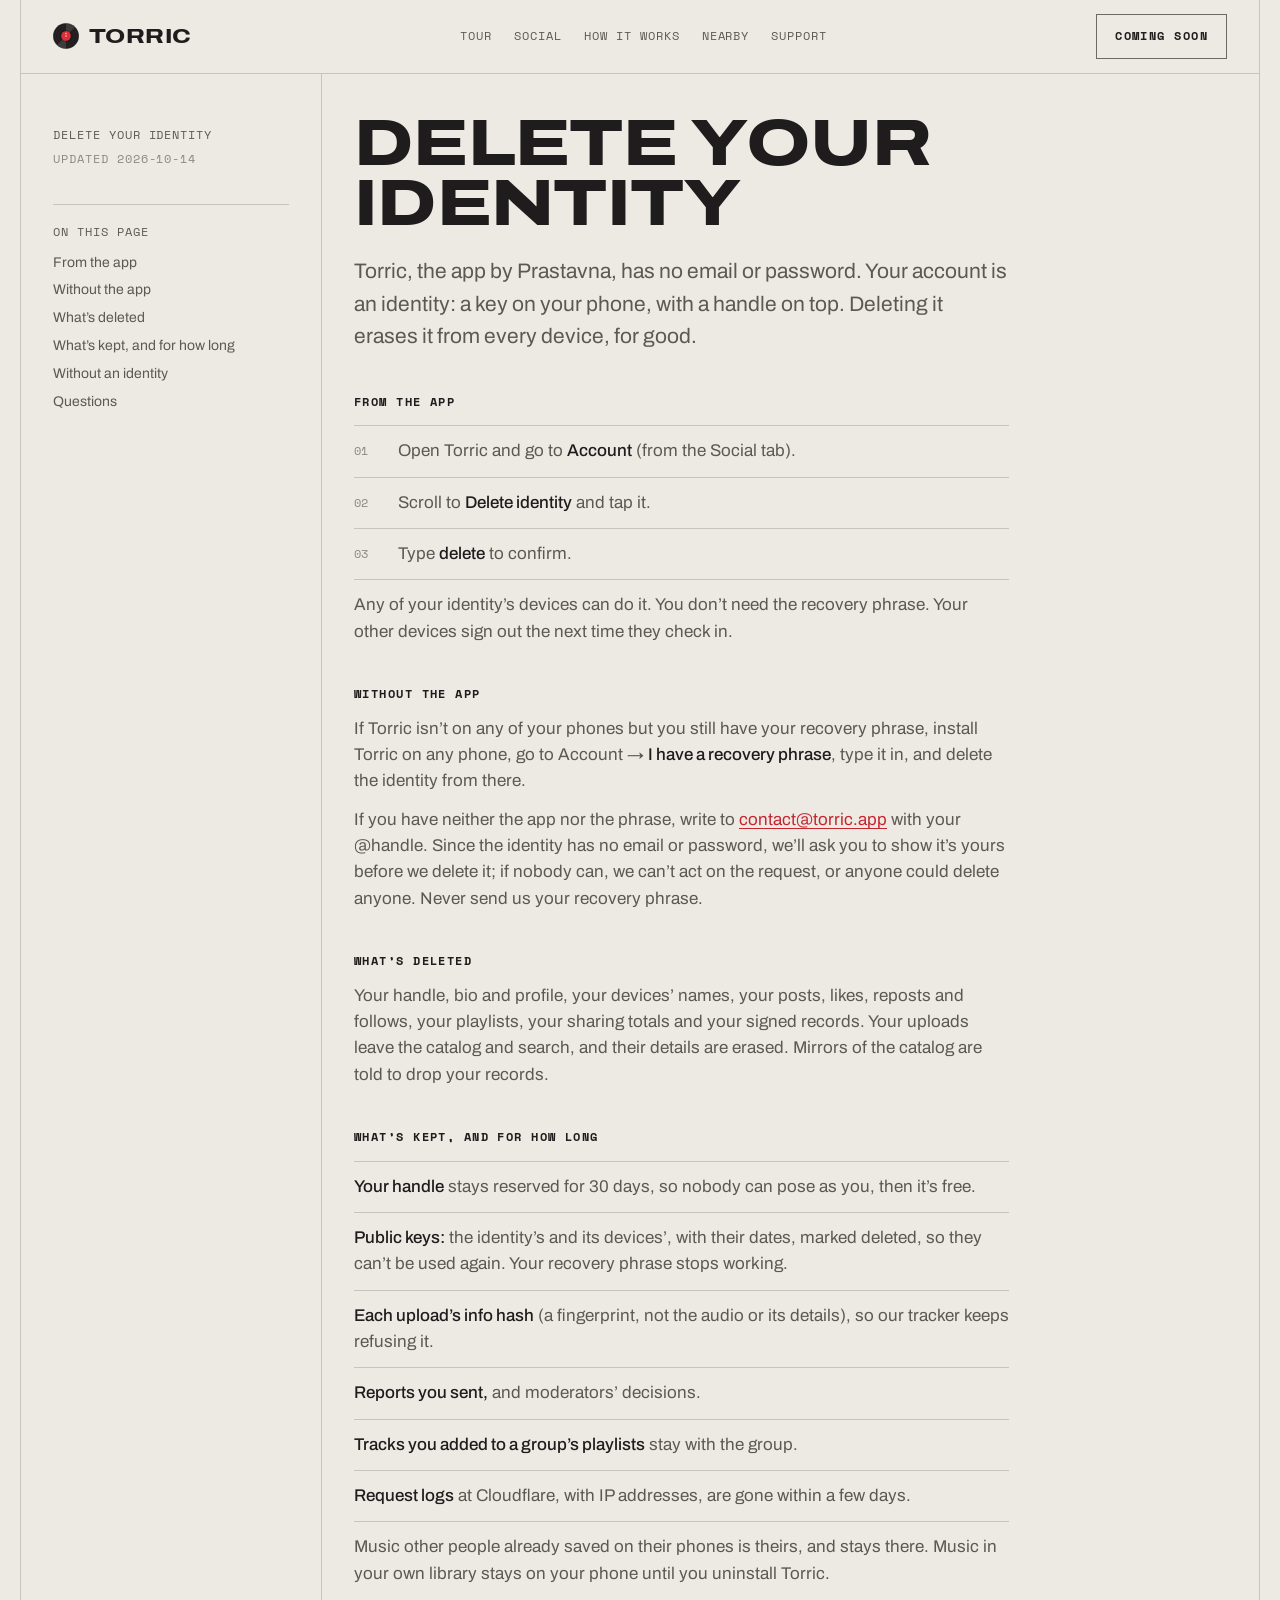
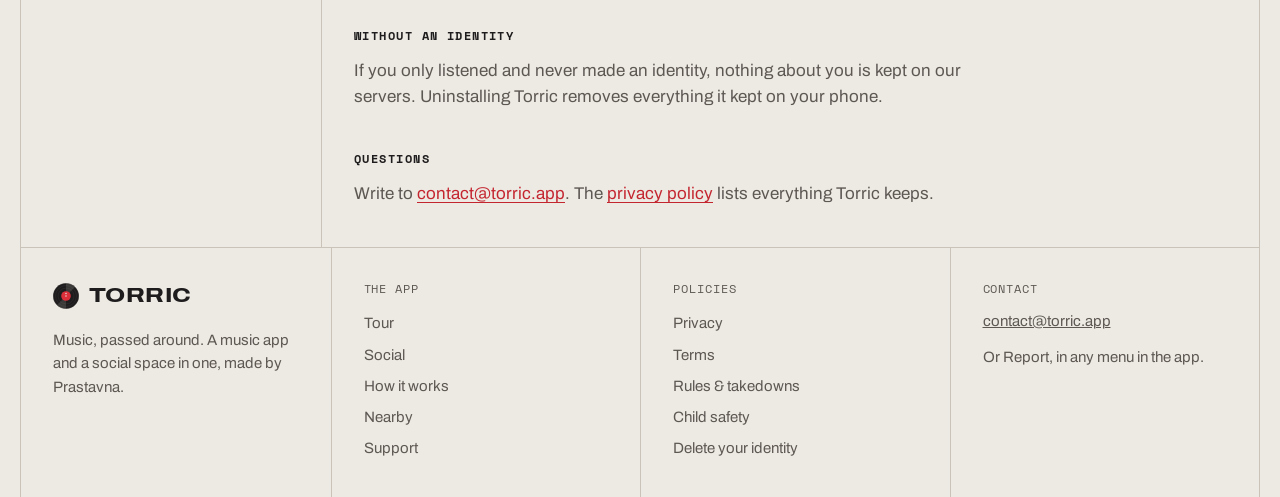
<file: delete-account.html>
<!doctype html>
<html lang="en">
<head>
<meta charset="utf-8">
<meta name="viewport" content="width=device-width, initial-scale=1">
<title>Delete your Torric identity · Torric</title>
<meta name="description" content="How to delete your Torric identity and its data, from the app or without it, what's deleted, and what's kept and for how long.">
<link rel="canonical" href="https://torric.app/delete-account">
<meta name="theme-color" content="#EDEAE4" media="(prefers-color-scheme: light)">
<meta name="theme-color" content="#1E1C1C" media="(prefers-color-scheme: dark)">
<link rel="icon" href="favicon.ico" sizes="32x32">
<link rel="icon" href="favicon.svg" type="image/svg+xml">
<link rel="apple-touch-icon" href="apple-touch-icon.png">
<link rel="manifest" href="site.webmanifest">
<meta property="og:type" content="website">
<meta property="og:site_name" content="Torric">
<meta property="og:title" content="Delete your Torric identity · Torric">
<meta property="og:description" content="How to delete your Torric identity and its data, from the app or without it, what's deleted, and what's kept and for how long.">
<meta property="og:url" content="https://torric.app/delete-account">
<meta property="og:image" content="https://torric.app/og.png">
<meta property="og:image:width" content="1200">
<meta property="og:image:height" content="630">
<meta property="og:image:alt" content="Torric: music, passed around">
<meta name="twitter:card" content="summary_large_image">
<link rel="preload" href="fonts/ArchivoExpanded-ExtraBold.woff2" as="font" type="font/woff2" crossorigin>
<link rel="stylesheet" href="site.css">
</head>
<body>
<div class="frame">

<a class="skip" href="#main">Skip to content</a>
<header class="bar">
  <a class="wordmark" href="./"><img class="mark" src="favicon.svg" alt="" width="26" height="26">Torric</a>
  <nav class="nav" aria-label="Sections">
    <a href="./#tour">Tour</a>
    <a href="./#social">Social</a>
    <a href="./#how">How it works</a>
    <a href="./#nearby">Nearby</a>
    <a href="support">Support</a>
  </nav>
  <span class="btn" aria-disabled="true">Coming soon</span>
</header>

<main id="main" class="row doc">
<aside>
  <p class="meta">Delete your identity</p>
  <p class="meta updated">Updated 2026-10-14</p>
  <nav class="toc" aria-label="On this page">
    <p class="meta">On this page</p>
    <a href="#from-the-app">From the app</a>
    <a href="#without-the-app">Without the app</a>
    <a href="#what-s-deleted">What’s deleted</a>
    <a href="#what-s-kept-and-for-how-long">What’s kept, and for how long</a>
    <a href="#without-an-identity">Without an identity</a>
    <a href="#questions">Questions</a>
  </nav>
</aside>
<div class="prose">
  <h1 class="display">Delete your identity</h1>
  <p class="lede">Torric, the app by Prastavna, has no email or password. Your account is an identity: a key on your phone, with a handle on top. Deleting it erases it from every device, for good.</p>

  <h2 id="from-the-app">From the app</h2>
  <ol class="steps">
    <li><span>Open Torric and go to <b>Account</b> (from the Social tab).</span></li>
    <li><span>Scroll to <b>Delete identity</b> and tap it.</span></li>
    <li><span>Type <b>delete</b> to confirm.</span></li>
  </ol>
  <p>Any of your identity’s devices can do it. You don’t need the recovery phrase. Your other devices sign out the next time they check in.</p>

  <h2 id="without-the-app">Without the app</h2>
  <p>If Torric isn’t on any of your phones but you still have your recovery phrase, install Torric on any phone, go to Account → <b>I have a recovery phrase</b>, type it in, and delete the identity from there.</p>
  <p>If you have neither the app nor the phrase, write to <a href="mailto:contact@torric.app">contact@torric.app</a> with your @handle. Since the identity has no email or password, we’ll ask you to show it’s yours before we delete it; if nobody can, we can’t act on the request, or anyone could delete anyone. Never send us your recovery phrase.</p>

  <h2 id="what-s-deleted">What’s deleted</h2>
  <p>Your handle, bio and profile, your devices’ names, your posts, likes, reposts and follows, your playlists, your sharing totals and your signed records. Your uploads leave the catalog and search, and their details are erased. Mirrors of the catalog are told to drop your records.</p>

  <h2 id="what-s-kept-and-for-how-long">What’s kept, and for how long</h2>
  <ul class="ticks">
    <li><b>Your handle</b> stays reserved for 30 days, so nobody can pose as you, then it’s free.</li>
    <li><b>Public keys:</b> the identity’s and its devices’, with their dates, marked deleted, so they can’t be used again. Your recovery phrase stops working.</li>
    <li><b>Each upload’s info hash</b> (a fingerprint, not the audio or its details), so our tracker keeps refusing it.</li>
    <li><b>Reports you sent,</b> and moderators’ decisions.</li>
    <li><b>Tracks you added to a group’s playlists</b> stay with the group.</li>
    <li><b>Request logs</b> at Cloudflare, with IP addresses, are gone within a few days.</li>
  </ul>
  <p>Music other people already saved on their phones is theirs, and stays there. Music in your own library stays on your phone until you uninstall Torric.</p>

  <h2 id="without-an-identity">Without an identity</h2>
  <p>If you only listened and never made an identity, nothing about you is kept on our servers. Uninstalling Torric removes everything it kept on your phone.</p>

  <h2 id="questions">Questions</h2>
  <p>Write to <a href="mailto:contact@torric.app">contact@torric.app</a>. The <a href="privacy">privacy policy</a> lists everything Torric keeps.</p>
</div>
</main>

<footer class="footer row cols-4">
  <div>
    <a class="wordmark" href="./"><img class="mark" src="favicon.svg" alt="" width="26" height="26">Torric</a>
    <p>Music, passed around. A music app and a social space in one, made by Prastavna.</p>
  </div>
  <nav aria-label="The app">
    <p class="meta">The app</p>
    <a href="./#tour">Tour</a>
    <a href="./#social">Social</a>
    <a href="./#how">How it works</a>
    <a href="./#nearby">Nearby</a>
    <a href="support">Support</a>
  </nav>
  <nav aria-label="Policies">
    <p class="meta">Policies</p>
    <a href="privacy">Privacy</a>
    <a href="terms">Terms</a>
    <a href="rules">Rules &amp; takedowns</a>
    <a href="child-safety">Child safety</a>
    <a href="delete-account">Delete your identity</a>
  </nav>
  <div>
    <p class="meta">Contact</p>
    <p><a href="mailto:contact@torric.app">contact@torric.app</a></p>
    <p>Or Report, in any menu in the app.</p>
  </div>
</footer>

</div>
</body>
</html>
</file>
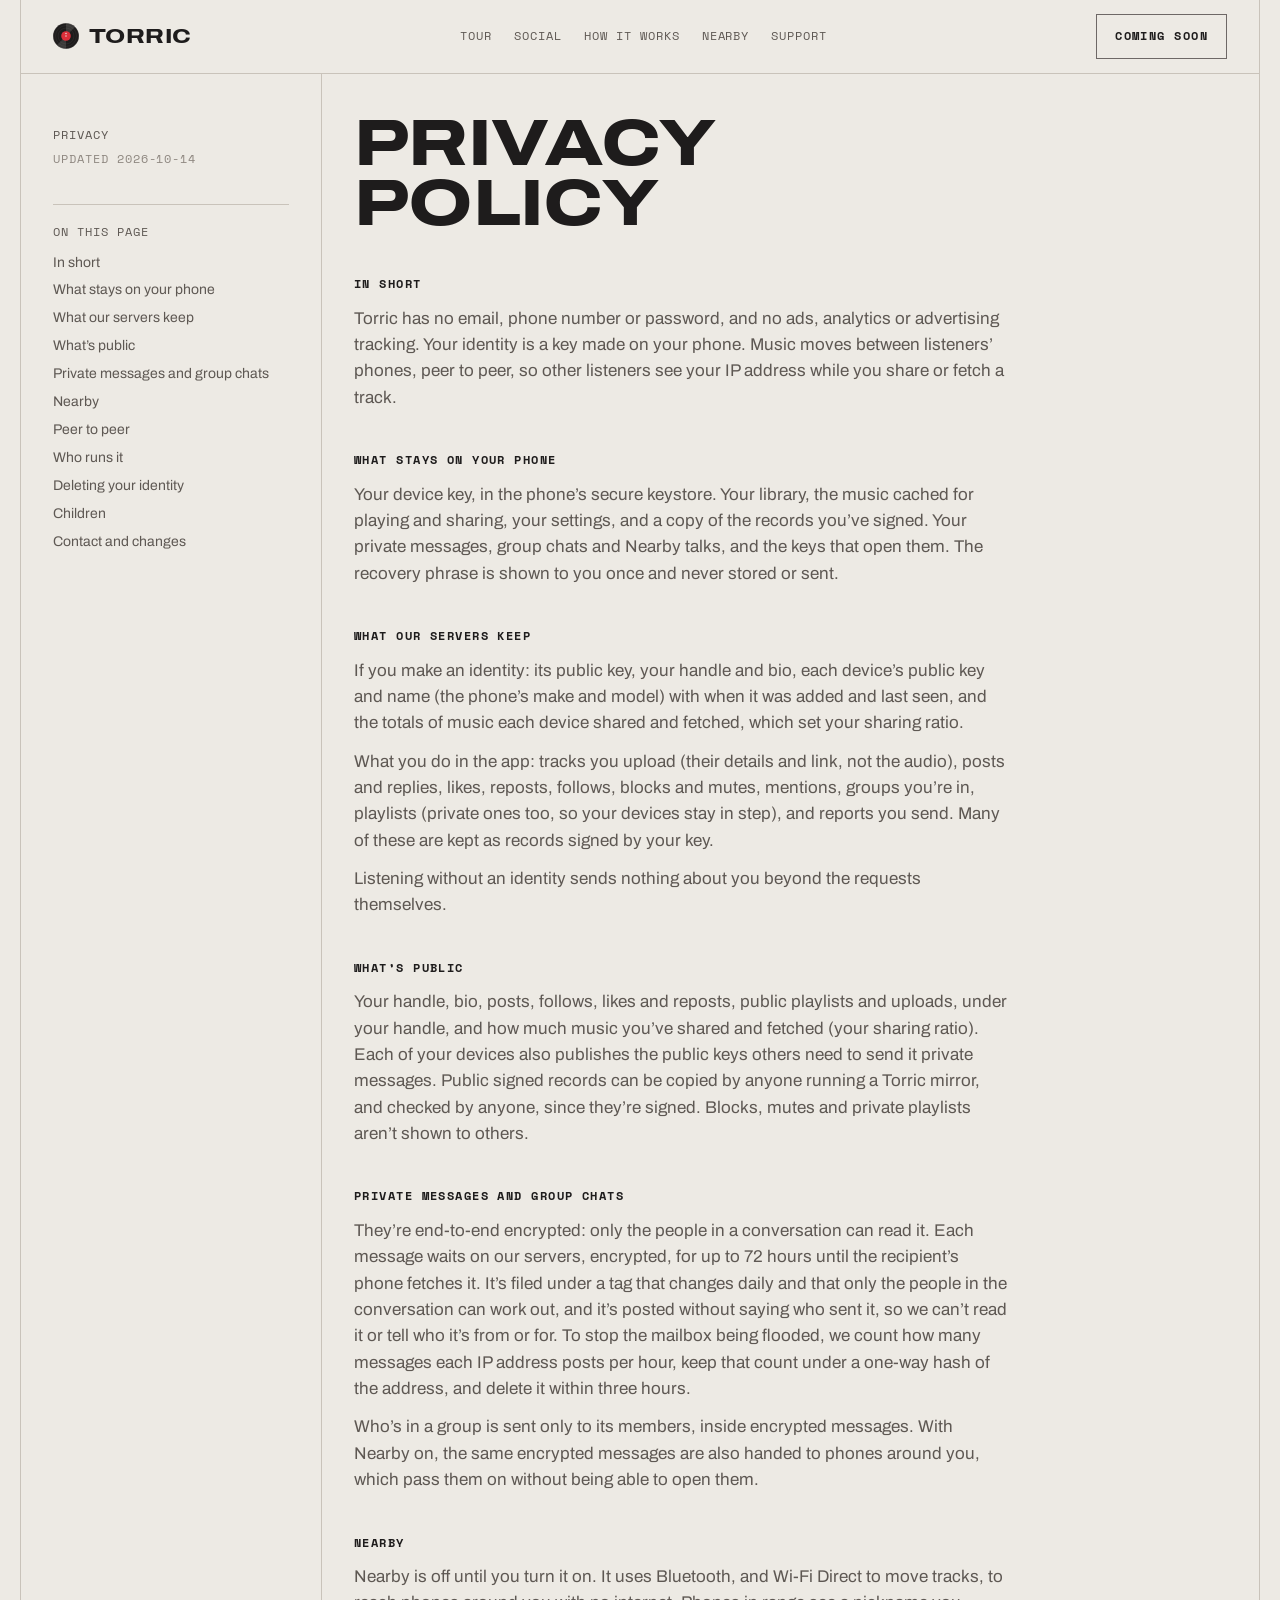
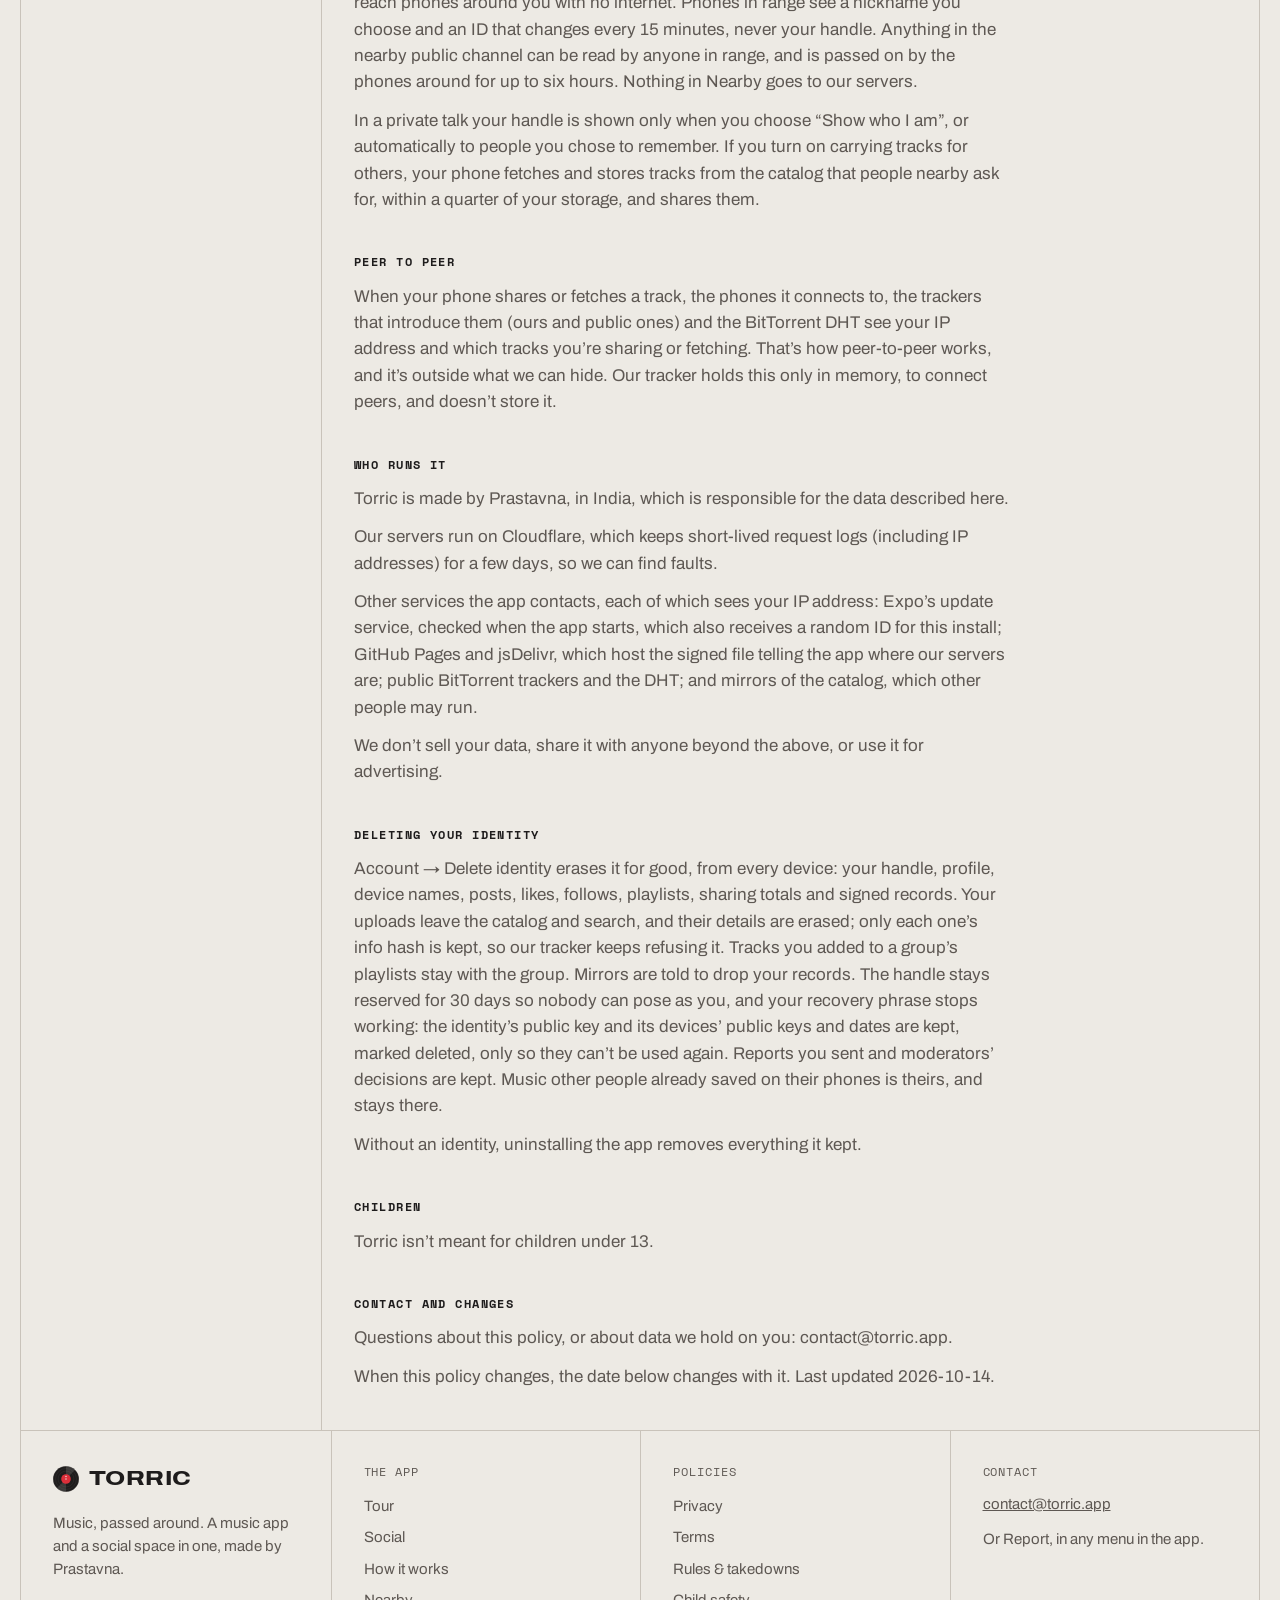
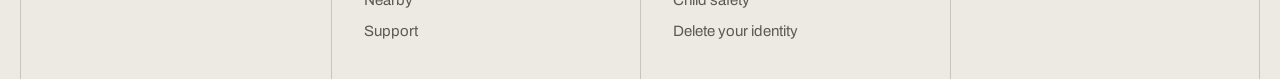
<file: privacy.html>
<!doctype html>
<html lang="en">
<head>
<meta charset="utf-8">
<meta name="viewport" content="width=device-width, initial-scale=1">
<title>Privacy policy · Torric</title>
<meta name="description" content="What Torric keeps on your phone, what our servers keep, what’s public, and how to delete it all.">
<link rel="canonical" href="https://torric.app/privacy">
<meta name="theme-color" content="#EDEAE4" media="(prefers-color-scheme: light)">
<meta name="theme-color" content="#1E1C1C" media="(prefers-color-scheme: dark)">
<link rel="icon" href="favicon.ico" sizes="32x32">
<link rel="icon" href="favicon.svg" type="image/svg+xml">
<link rel="apple-touch-icon" href="apple-touch-icon.png">
<link rel="manifest" href="site.webmanifest">
<meta property="og:type" content="website">
<meta property="og:site_name" content="Torric">
<meta property="og:title" content="Privacy policy · Torric">
<meta property="og:description" content="What Torric keeps on your phone, what our servers keep, what’s public, and how to delete it all.">
<meta property="og:url" content="https://torric.app/privacy">
<meta property="og:image" content="https://torric.app/og.png">
<meta property="og:image:width" content="1200">
<meta property="og:image:height" content="630">
<meta property="og:image:alt" content="Torric: music, passed around">
<meta name="twitter:card" content="summary_large_image">
<link rel="preload" href="fonts/ArchivoExpanded-ExtraBold.woff2" as="font" type="font/woff2" crossorigin>
<link rel="stylesheet" href="site.css">
</head>
<body>
<div class="frame">

<a class="skip" href="#main">Skip to content</a>
<header class="bar">
  <a class="wordmark" href="./"><img class="mark" src="favicon.svg" alt="" width="26" height="26">Torric</a>
  <nav class="nav" aria-label="Sections">
    <a href="./#tour">Tour</a>
    <a href="./#social">Social</a>
    <a href="./#how">How it works</a>
    <a href="./#nearby">Nearby</a>
    <a href="support">Support</a>
  </nav>
  <span class="btn" aria-disabled="true">Coming soon</span>
</header>

<main id="main" class="row doc">
<aside>
  <p class="meta">Privacy</p>
  <p class="meta updated">Updated 2026-10-14</p>
  <nav class="toc" aria-label="On this page">
    <p class="meta">On this page</p>
    <a href="#in-short">In short</a>
    <a href="#what-stays-on-your-phone">What stays on your phone</a>
    <a href="#what-our-servers-keep">What our servers keep</a>
    <a href="#what-s-public">What’s public</a>
    <a href="#private-messages-and-group-chats">Private messages and group chats</a>
    <a href="#nearby">Nearby</a>
    <a href="#peer-to-peer">Peer to peer</a>
    <a href="#who-runs-it">Who runs it</a>
    <a href="#deleting-your-identity">Deleting your identity</a>
    <a href="#children">Children</a>
    <a href="#contact-and-changes">Contact and changes</a>
  </nav>
</aside>
<div class="prose">
  <h1 class="display">Privacy policy</h1>
  <h2 id="in-short">In short</h2>
  <p>Torric has no email, phone number or password, and no ads, analytics or advertising tracking. Your identity is a key made on your phone. Music moves between listeners’ phones, peer to peer, so other listeners see your IP address while you share or fetch a track.</p>
  <h2 id="what-stays-on-your-phone">What stays on your phone</h2>
  <p>Your device key, in the phone’s secure keystore. Your library, the music cached for playing and sharing, your settings, and a copy of the records you’ve signed. Your private messages, group chats and Nearby talks, and the keys that open them. The recovery phrase is shown to you once and never stored or sent.</p>
  <h2 id="what-our-servers-keep">What our servers keep</h2>
  <p>If you make an identity: its public key, your handle and bio, each device’s public key and name (the phone’s make and model) with when it was added and last seen, and the totals of music each device shared and fetched, which set your sharing ratio.</p>
  <p>What you do in the app: tracks you upload (their details and link, not the audio), posts and replies, likes, reposts, follows, blocks and mutes, mentions, groups you’re in, playlists (private ones too, so your devices stay in step), and reports you send. Many of these are kept as records signed by your key.</p>
  <p>Listening without an identity sends nothing about you beyond the requests themselves.</p>
  <h2 id="what-s-public">What’s public</h2>
  <p>Your handle, bio, posts, follows, likes and reposts, public playlists and uploads, under your handle, and how much music you’ve shared and fetched (your sharing ratio). Each of your devices also publishes the public keys others need to send it private messages. Public signed records can be copied by anyone running a Torric mirror, and checked by anyone, since they’re signed. Blocks, mutes and private playlists aren’t shown to others.</p>
  <h2 id="private-messages-and-group-chats">Private messages and group chats</h2>
  <p>They’re end-to-end encrypted: only the people in a conversation can read it. Each message waits on our servers, encrypted, for up to 72 hours until the recipient’s phone fetches it. It’s filed under a tag that changes daily and that only the people in the conversation can work out, and it’s posted without saying who sent it, so we can’t read it or tell who it’s from or for. To stop the mailbox being flooded, we count how many messages each IP address posts per hour, keep that count under a one-way hash of the address, and delete it within three hours.</p>
  <p>Who’s in a group is sent only to its members, inside encrypted messages. With Nearby on, the same encrypted messages are also handed to phones around you, which pass them on without being able to open them.</p>
  <h2 id="nearby">Nearby</h2>
  <p>Nearby is off until you turn it on. It uses Bluetooth, and Wi-Fi Direct to move tracks, to reach phones around you with no internet. Phones in range see a nickname you choose and an ID that changes every 15 minutes, never your handle. Anything in the nearby public channel can be read by anyone in range, and is passed on by the phones around for up to six hours. Nothing in Nearby goes to our servers.</p>
  <p>In a private talk your handle is shown only when you choose “Show who I am”, or automatically to people you chose to remember. If you turn on carrying tracks for others, your phone fetches and stores tracks from the catalog that people nearby ask for, within a quarter of your storage, and shares them.</p>
  <h2 id="peer-to-peer">Peer to peer</h2>
  <p>When your phone shares or fetches a track, the phones it connects to, the trackers that introduce them (ours and public ones) and the BitTorrent DHT see your IP address and which tracks you’re sharing or fetching. That’s how peer-to-peer works, and it’s outside what we can hide. Our tracker holds this only in memory, to connect peers, and doesn’t store it.</p>
  <h2 id="who-runs-it">Who runs it</h2>
  <p>Torric is made by Prastavna, in India, which is responsible for the data described here.</p>
  <p>Our servers run on Cloudflare, which keeps short-lived request logs (including IP addresses) for a few days, so we can find faults.</p>
  <p>Other services the app contacts, each of which sees your IP address: Expo’s update service, checked when the app starts, which also receives a random ID for this install; GitHub Pages and jsDelivr, which host the signed file telling the app where our servers are; public BitTorrent trackers and the DHT; and mirrors of the catalog, which other people may run.</p>
  <p>We don’t sell your data, share it with anyone beyond the above, or use it for advertising.</p>
  <h2 id="deleting-your-identity">Deleting your identity</h2>
  <p>Account → Delete identity erases it for good, from every device: your handle, profile, device names, posts, likes, follows, playlists, sharing totals and signed records. Your uploads leave the catalog and search, and their details are erased; only each one’s info hash is kept, so our tracker keeps refusing it. Tracks you added to a group’s playlists stay with the group. Mirrors are told to drop your records. The handle stays reserved for 30 days so nobody can pose as you, and your recovery phrase stops working: the identity’s public key and its devices’ public keys and dates are kept, marked deleted, only so they can’t be used again. Reports you sent and moderators’ decisions are kept. Music other people already saved on their phones is theirs, and stays there.</p>
  <p>Without an identity, uninstalling the app removes everything it kept.</p>
  <h2 id="children">Children</h2>
  <p>Torric isn’t meant for children under 13.</p>
  <h2 id="contact-and-changes">Contact and changes</h2>
  <p>Questions about this policy, or about data we hold on you: contact@torric.app.</p>
  <p>When this policy changes, the date below changes with it. Last updated 2026-10-14.</p>
</div>
</main>

<footer class="footer row cols-4">
  <div>
    <a class="wordmark" href="./"><img class="mark" src="favicon.svg" alt="" width="26" height="26">Torric</a>
    <p>Music, passed around. A music app and a social space in one, made by Prastavna.</p>
  </div>
  <nav aria-label="The app">
    <p class="meta">The app</p>
    <a href="./#tour">Tour</a>
    <a href="./#social">Social</a>
    <a href="./#how">How it works</a>
    <a href="./#nearby">Nearby</a>
    <a href="support">Support</a>
  </nav>
  <nav aria-label="Policies">
    <p class="meta">Policies</p>
    <a href="privacy">Privacy</a>
    <a href="terms">Terms</a>
    <a href="rules">Rules &amp; takedowns</a>
    <a href="child-safety">Child safety</a>
    <a href="delete-account">Delete your identity</a>
  </nav>
  <div>
    <p class="meta">Contact</p>
    <p><a href="mailto:contact@torric.app">contact@torric.app</a></p>
    <p>Or Report, in any menu in the app.</p>
  </div>
</footer>

</div>
</body>
</html>
</file>
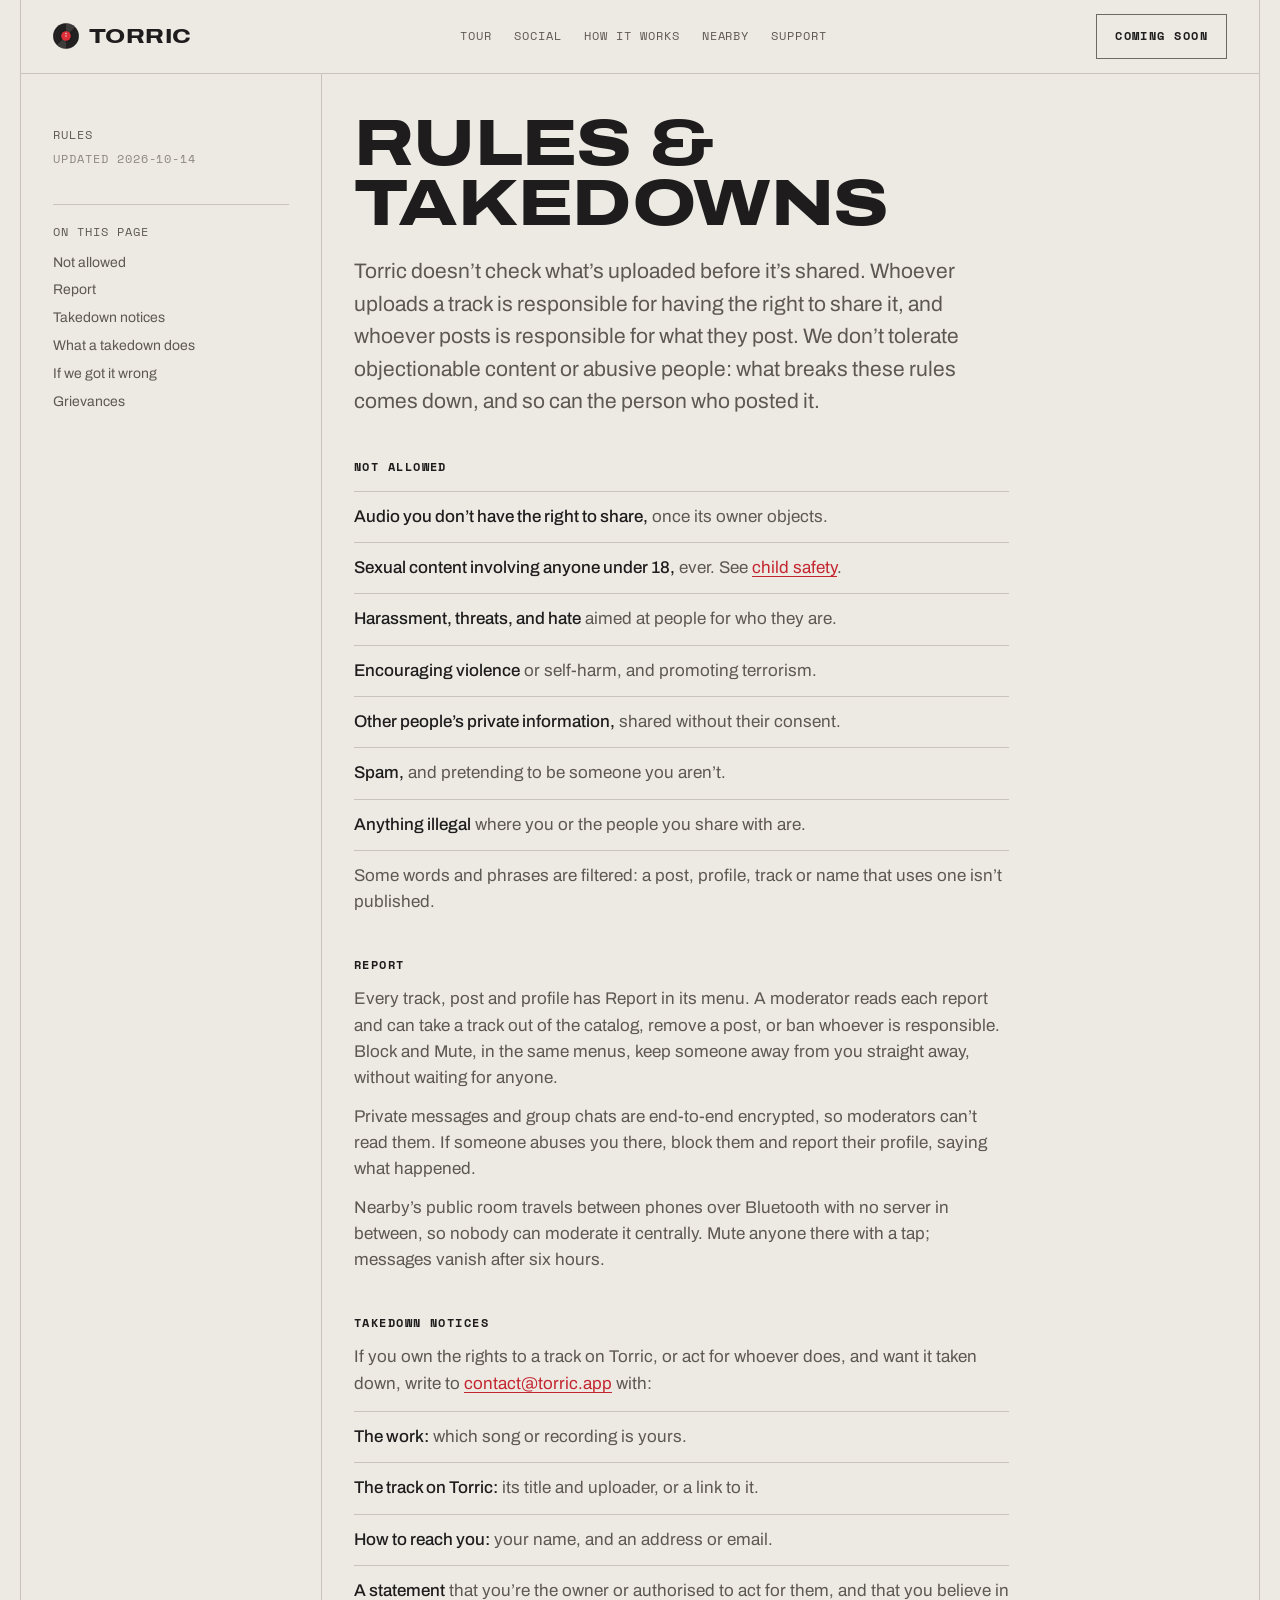
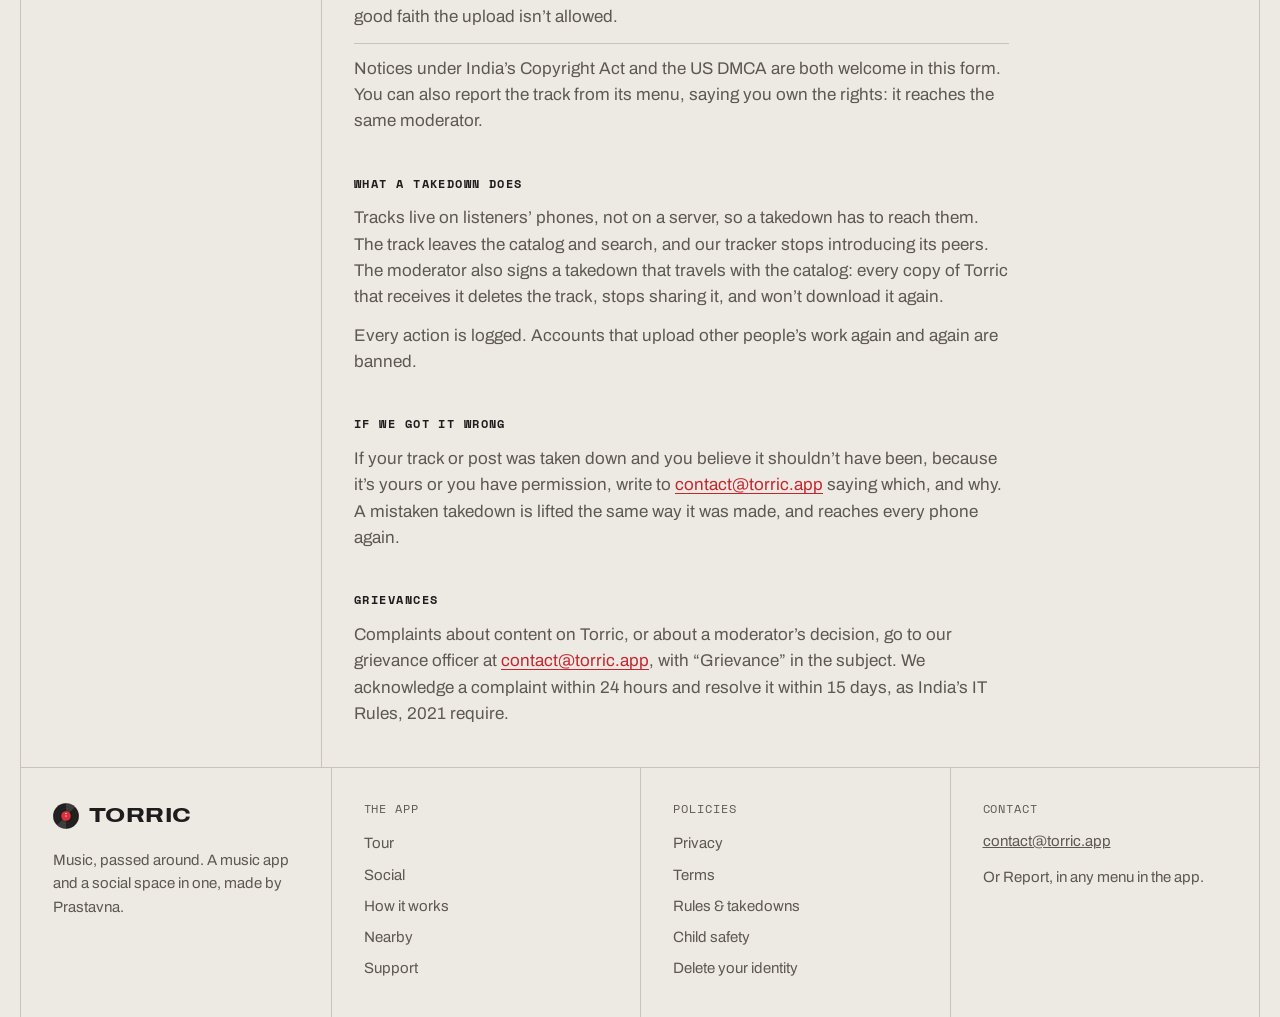
<file: rules.html>
<!doctype html>
<html lang="en">
<head>
<meta charset="utf-8">
<meta name="viewport" content="width=device-width, initial-scale=1">
<title>Rules and takedowns · Torric</title>
<meta name="description" content="What isn't allowed on Torric, how reports are handled, how a rights holder gets a track taken down, and what a takedown does on a network where tracks live on phones.">
<link rel="canonical" href="https://torric.app/rules">
<meta name="theme-color" content="#EDEAE4" media="(prefers-color-scheme: light)">
<meta name="theme-color" content="#1E1C1C" media="(prefers-color-scheme: dark)">
<link rel="icon" href="favicon.ico" sizes="32x32">
<link rel="icon" href="favicon.svg" type="image/svg+xml">
<link rel="apple-touch-icon" href="apple-touch-icon.png">
<link rel="manifest" href="site.webmanifest">
<meta property="og:type" content="website">
<meta property="og:site_name" content="Torric">
<meta property="og:title" content="Rules and takedowns · Torric">
<meta property="og:description" content="What isn't allowed on Torric, how reports are handled, how a rights holder gets a track taken down, and what a takedown does on a network where tracks live on phones.">
<meta property="og:url" content="https://torric.app/rules">
<meta property="og:image" content="https://torric.app/og.png">
<meta property="og:image:width" content="1200">
<meta property="og:image:height" content="630">
<meta property="og:image:alt" content="Torric: music, passed around">
<meta name="twitter:card" content="summary_large_image">
<link rel="preload" href="fonts/ArchivoExpanded-ExtraBold.woff2" as="font" type="font/woff2" crossorigin>
<link rel="stylesheet" href="site.css">
</head>
<body>
<div class="frame">

<a class="skip" href="#main">Skip to content</a>
<header class="bar">
  <a class="wordmark" href="./"><img class="mark" src="favicon.svg" alt="" width="26" height="26">Torric</a>
  <nav class="nav" aria-label="Sections">
    <a href="./#tour">Tour</a>
    <a href="./#social">Social</a>
    <a href="./#how">How it works</a>
    <a href="./#nearby">Nearby</a>
    <a href="support">Support</a>
  </nav>
  <span class="btn" aria-disabled="true">Coming soon</span>
</header>

<main id="main" class="row doc">
<aside>
  <p class="meta">Rules</p>
  <p class="meta updated">Updated 2026-10-14</p>
  <nav class="toc" aria-label="On this page">
    <p class="meta">On this page</p>
    <a href="#not-allowed">Not allowed</a>
    <a href="#report">Report</a>
    <a href="#takedown-notices">Takedown notices</a>
    <a href="#what-a-takedown-does">What a takedown does</a>
    <a href="#if-we-got-it-wrong">If we got it wrong</a>
    <a href="#grievances">Grievances</a>
  </nav>
</aside>
<div class="prose">
  <h1 class="display">Rules &amp; takedowns</h1>
  <p class="lede">Torric doesn’t check what’s uploaded before it’s shared. Whoever uploads a track is responsible for having the right to share it, and whoever posts is responsible for what they post. We don’t tolerate objectionable content or abusive people: what breaks these rules comes down, and so can the person who posted it.</p>

  <h2 id="not-allowed">Not allowed</h2>
  <ul class="ticks">
    <li><b>Audio you don’t have the right to share,</b> once its owner objects.</li>
    <li><b>Sexual content involving anyone under 18,</b> ever. See <a href="child-safety">child safety</a>.</li>
    <li><b>Harassment, threats, and hate</b> aimed at people for who they are.</li>
    <li><b>Encouraging violence</b> or self-harm, and promoting terrorism.</li>
    <li><b>Other people’s private information,</b> shared without their consent.</li>
    <li><b>Spam,</b> and pretending to be someone you aren’t.</li>
    <li><b>Anything illegal</b> where you or the people you share with are.</li>
  </ul>
  <p>Some words and phrases are filtered: a post, profile, track or name that uses one isn’t published.</p>

  <h2 id="report">Report</h2>
  <p>Every track, post and profile has Report in its menu. A moderator reads each report and can take a track out of the catalog, remove a post, or ban whoever is responsible. Block and Mute, in the same menus, keep someone away from you straight away, without waiting for anyone.</p>
  <p>Private messages and group chats are end-to-end encrypted, so moderators can’t read them. If someone abuses you there, block them and report their profile, saying what happened.</p>
  <p>Nearby’s public room travels between phones over Bluetooth with no server in between, so nobody can moderate it centrally. Mute anyone there with a tap; messages vanish after six hours.</p>

  <h2 id="takedown-notices">Takedown notices</h2>
  <p>If you own the rights to a track on Torric, or act for whoever does, and want it taken down, write to <a href="mailto:contact@torric.app">contact@torric.app</a> with:</p>
  <ul class="ticks">
    <li><b>The work:</b> which song or recording is yours.</li>
    <li><b>The track on Torric:</b> its title and uploader, or a link to it.</li>
    <li><b>How to reach you:</b> your name, and an address or email.</li>
    <li><b>A statement</b> that you’re the owner or authorised to act for them, and that you believe in good faith the upload isn’t allowed.</li>
  </ul>
  <p>Notices under India’s Copyright Act and the US DMCA are both welcome in this form. You can also report the track from its menu, saying you own the rights: it reaches the same moderator.</p>

  <h2 id="what-a-takedown-does">What a takedown does</h2>
  <p>Tracks live on listeners’ phones, not on a server, so a takedown has to reach them. The track leaves the catalog and search, and our tracker stops introducing its peers. The moderator also signs a takedown that travels with the catalog: every copy of Torric that receives it deletes the track, stops sharing it, and won’t download it again.</p>
  <p>Every action is logged. Accounts that upload other people’s work again and again are banned.</p>

  <h2 id="if-we-got-it-wrong">If we got it wrong</h2>
  <p>If your track or post was taken down and you believe it shouldn’t have been, because it’s yours or you have permission, write to <a href="mailto:contact@torric.app">contact@torric.app</a> saying which, and why. A mistaken takedown is lifted the same way it was made, and reaches every phone again.</p>

  <h2 id="grievances">Grievances</h2>
  <p>Complaints about content on Torric, or about a moderator’s decision, go to our grievance officer at <a href="mailto:contact@torric.app">contact@torric.app</a>, with “Grievance” in the subject. We acknowledge a complaint within 24 hours and resolve it within 15 days, as India’s IT Rules, 2021 require.</p>
</div>
</main>

<footer class="footer row cols-4">
  <div>
    <a class="wordmark" href="./"><img class="mark" src="favicon.svg" alt="" width="26" height="26">Torric</a>
    <p>Music, passed around. A music app and a social space in one, made by Prastavna.</p>
  </div>
  <nav aria-label="The app">
    <p class="meta">The app</p>
    <a href="./#tour">Tour</a>
    <a href="./#social">Social</a>
    <a href="./#how">How it works</a>
    <a href="./#nearby">Nearby</a>
    <a href="support">Support</a>
  </nav>
  <nav aria-label="Policies">
    <p class="meta">Policies</p>
    <a href="privacy">Privacy</a>
    <a href="terms">Terms</a>
    <a href="rules">Rules &amp; takedowns</a>
    <a href="child-safety">Child safety</a>
    <a href="delete-account">Delete your identity</a>
  </nav>
  <div>
    <p class="meta">Contact</p>
    <p><a href="mailto:contact@torric.app">contact@torric.app</a></p>
    <p>Or Report, in any menu in the app.</p>
  </div>
</footer>

</div>
</body>
</html>
</file>
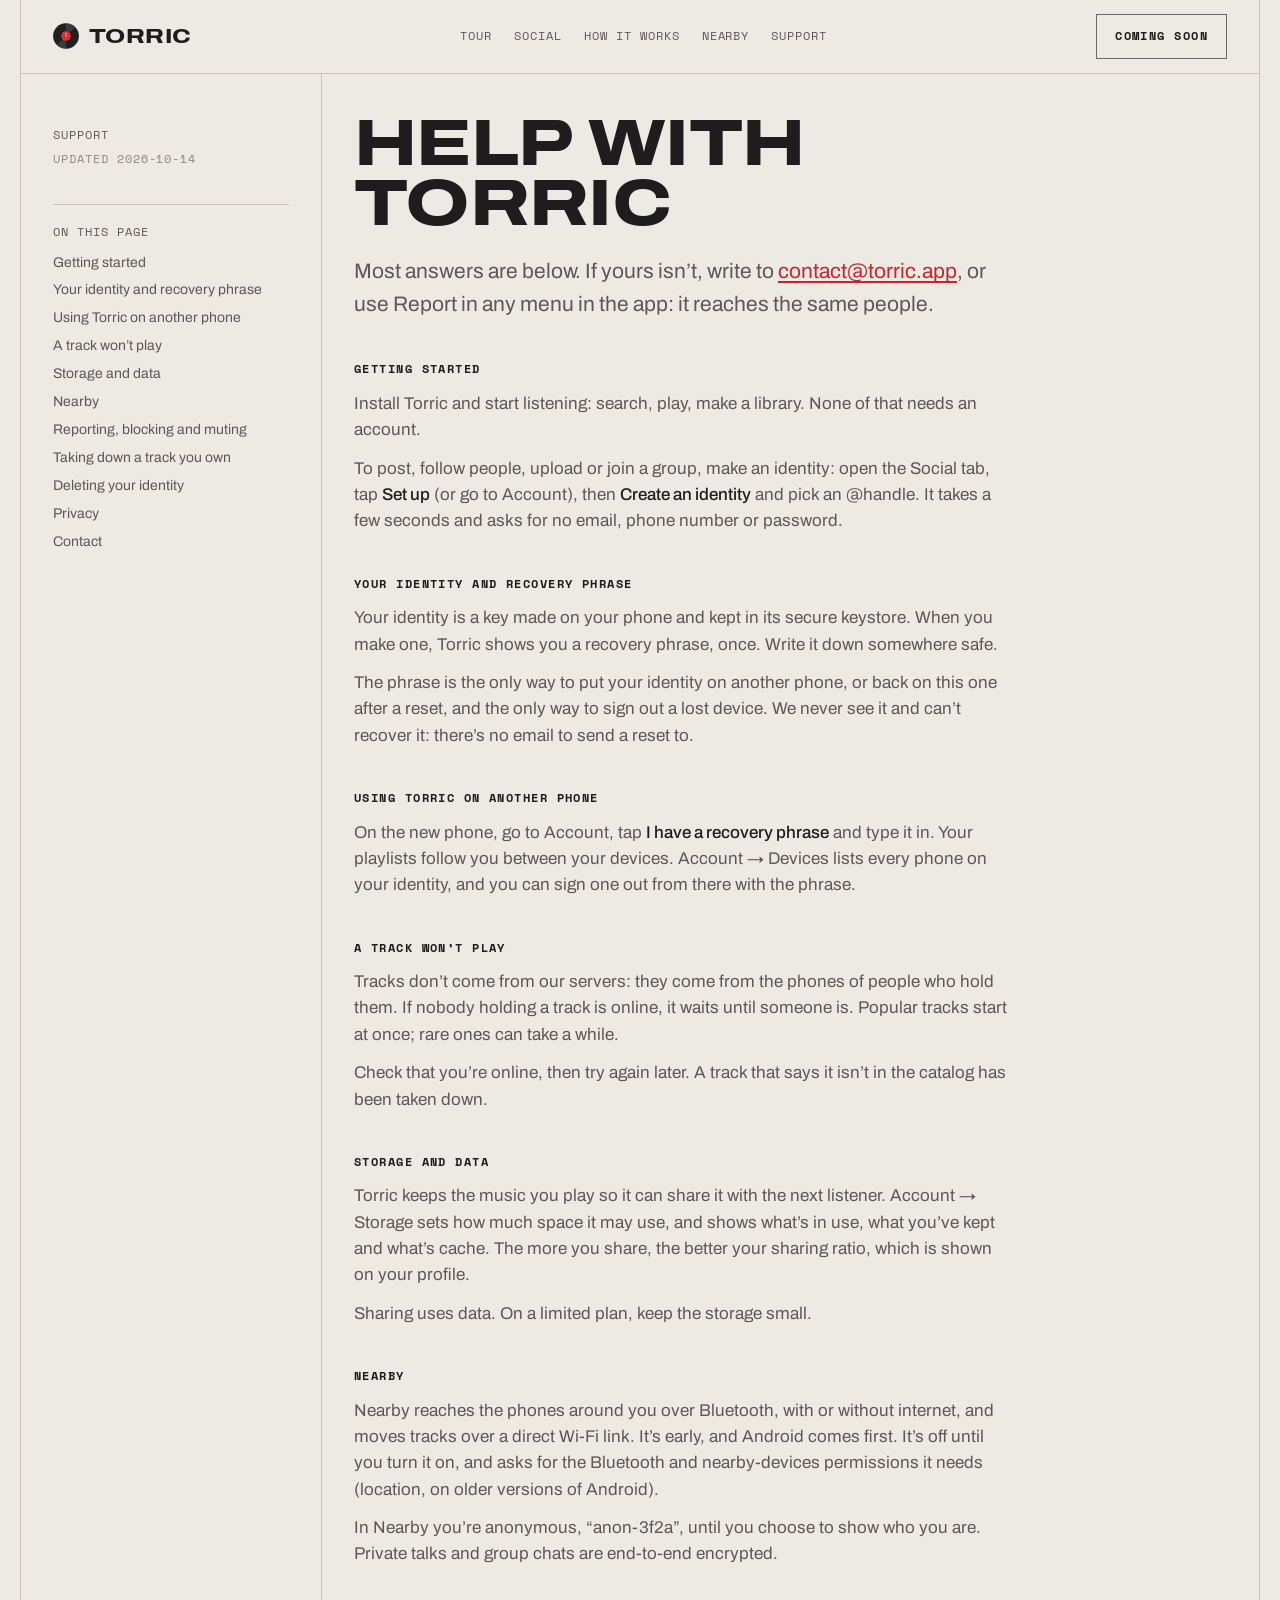
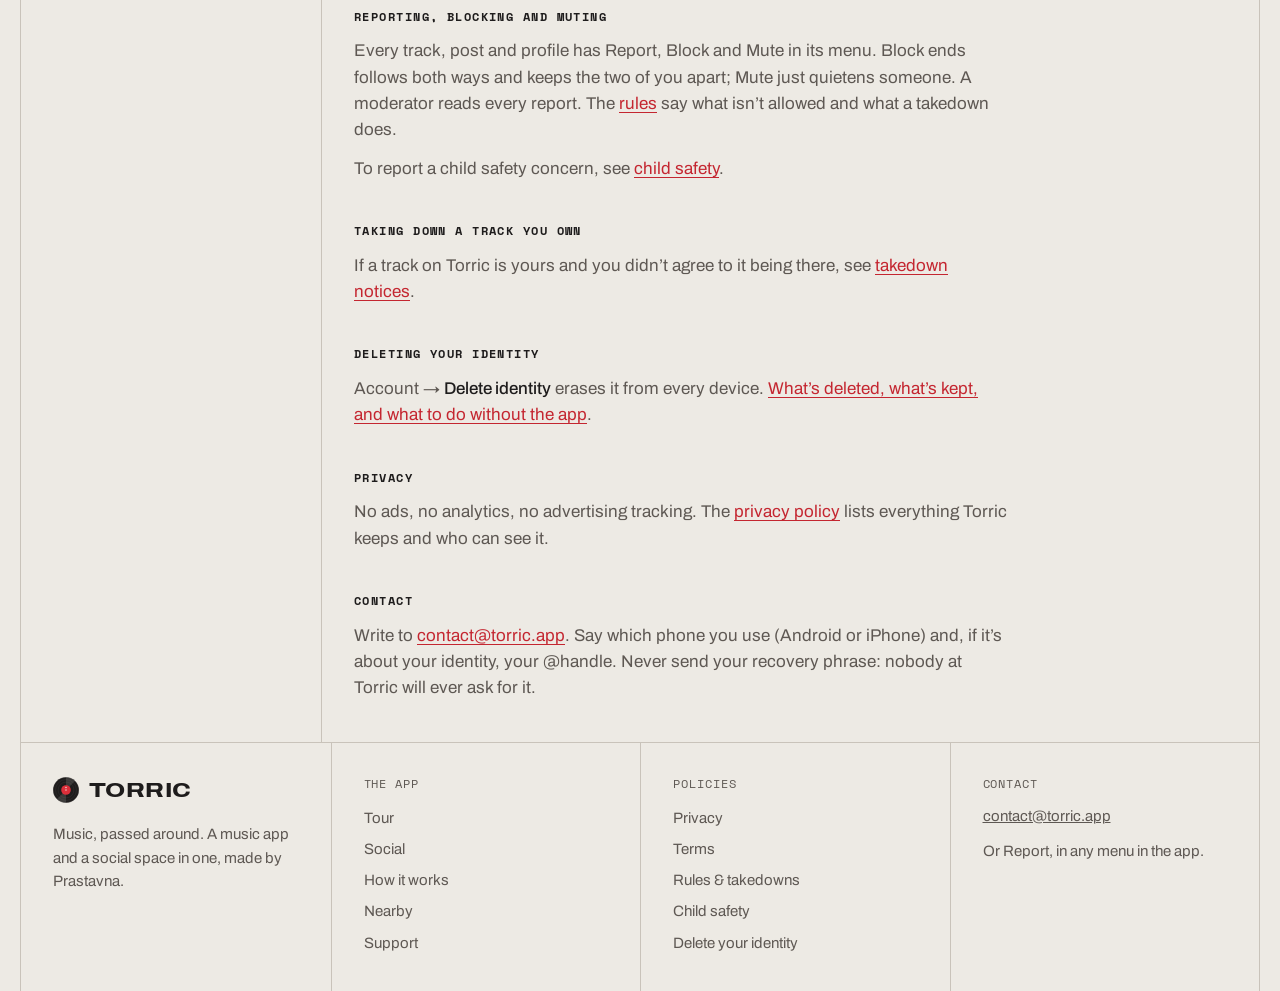
<file: support.html>
<!doctype html>
<html lang="en">
<head>
<meta charset="utf-8">
<meta name="viewport" content="width=device-width, initial-scale=1">
<title>Support · Torric</title>
<meta name="description" content="Help with Torric: getting started, your identity and recovery phrase, tracks that won't play, storage, Nearby, reporting, and how to reach us.">
<link rel="canonical" href="https://torric.app/support">
<meta name="theme-color" content="#EDEAE4" media="(prefers-color-scheme: light)">
<meta name="theme-color" content="#1E1C1C" media="(prefers-color-scheme: dark)">
<link rel="icon" href="favicon.ico" sizes="32x32">
<link rel="icon" href="favicon.svg" type="image/svg+xml">
<link rel="apple-touch-icon" href="apple-touch-icon.png">
<link rel="manifest" href="site.webmanifest">
<meta property="og:type" content="website">
<meta property="og:site_name" content="Torric">
<meta property="og:title" content="Support · Torric">
<meta property="og:description" content="Help with Torric: getting started, your identity and recovery phrase, tracks that won't play, storage, Nearby, reporting, and how to reach us.">
<meta property="og:url" content="https://torric.app/support">
<meta property="og:image" content="https://torric.app/og.png">
<meta property="og:image:width" content="1200">
<meta property="og:image:height" content="630">
<meta property="og:image:alt" content="Torric: music, passed around">
<meta name="twitter:card" content="summary_large_image">
<link rel="preload" href="fonts/ArchivoExpanded-ExtraBold.woff2" as="font" type="font/woff2" crossorigin>
<link rel="stylesheet" href="site.css">
</head>
<body>
<div class="frame">

<a class="skip" href="#main">Skip to content</a>
<header class="bar">
  <a class="wordmark" href="./"><img class="mark" src="favicon.svg" alt="" width="26" height="26">Torric</a>
  <nav class="nav" aria-label="Sections">
    <a href="./#tour">Tour</a>
    <a href="./#social">Social</a>
    <a href="./#how">How it works</a>
    <a href="./#nearby">Nearby</a>
    <a href="support">Support</a>
  </nav>
  <span class="btn" aria-disabled="true">Coming soon</span>
</header>

<main id="main" class="row doc">
<aside>
  <p class="meta">Support</p>
  <p class="meta updated">Updated 2026-10-14</p>
  <nav class="toc" aria-label="On this page">
    <p class="meta">On this page</p>
    <a href="#getting-started">Getting started</a>
    <a href="#your-identity-and-recovery-phrase">Your identity and recovery phrase</a>
    <a href="#using-torric-on-another-phone">Using Torric on another phone</a>
    <a href="#a-track-won-t-play">A track won’t play</a>
    <a href="#storage-and-data">Storage and data</a>
    <a href="#nearby">Nearby</a>
    <a href="#reporting-blocking-and-muting">Reporting, blocking and muting</a>
    <a href="#taking-down-a-track-you-own">Taking down a track you own</a>
    <a href="#deleting-your-identity">Deleting your identity</a>
    <a href="#privacy">Privacy</a>
    <a href="#contact">Contact</a>
  </nav>
</aside>
<div class="prose">
  <h1 class="display">Help with Torric</h1>
  <p class="lede">Most answers are below. If yours isn’t, write to <a href="mailto:contact@torric.app">contact@torric.app</a>, or use Report in any menu in the app: it reaches the same people.</p>

  <h2 id="getting-started">Getting started</h2>
  <p>Install Torric and start listening: search, play, make a library. None of that needs an account.</p>
  <p>To post, follow people, upload or join a group, make an identity: open the Social tab, tap <b>Set up</b> (or go to Account), then <b>Create an identity</b> and pick an @handle. It takes a few seconds and asks for no email, phone number or password.</p>

  <h2 id="your-identity-and-recovery-phrase">Your identity and recovery phrase</h2>
  <p>Your identity is a key made on your phone and kept in its secure keystore. When you make one, Torric shows you a recovery phrase, once. Write it down somewhere safe.</p>
  <p>The phrase is the only way to put your identity on another phone, or back on this one after a reset, and the only way to sign out a lost device. We never see it and can’t recover it: there’s no email to send a reset to.</p>

  <h2 id="using-torric-on-another-phone">Using Torric on another phone</h2>
  <p>On the new phone, go to Account, tap <b>I have a recovery phrase</b> and type it in. Your playlists follow you between your devices. Account → Devices lists every phone on your identity, and you can sign one out from there with the phrase.</p>

  <h2 id="a-track-won-t-play">A track won’t play</h2>
  <p>Tracks don’t come from our servers: they come from the phones of people who hold them. If nobody holding a track is online, it waits until someone is. Popular tracks start at once; rare ones can take a while.</p>
  <p>Check that you’re online, then try again later. A track that says it isn’t in the catalog has been taken down.</p>

  <h2 id="storage-and-data">Storage and data</h2>
  <p>Torric keeps the music you play so it can share it with the next listener. Account → Storage sets how much space it may use, and shows what’s in use, what you’ve kept and what’s cache. The more you share, the better your sharing ratio, which is shown on your profile.</p>
  <p>Sharing uses data. On a limited plan, keep the storage small.</p>

  <h2 id="nearby">Nearby</h2>
  <p>Nearby reaches the phones around you over Bluetooth, with or without internet, and moves tracks over a direct Wi-Fi link. It’s early, and Android comes first. It’s off until you turn it on, and asks for the Bluetooth and nearby-devices permissions it needs (location, on older versions of Android).</p>
  <p>In Nearby you’re anonymous, “anon-3f2a”, until you choose to show who you are. Private talks and group chats are end-to-end encrypted.</p>

  <h2 id="reporting-blocking-and-muting">Reporting, blocking and muting</h2>
  <p>Every track, post and profile has Report, Block and Mute in its menu. Block ends follows both ways and keeps the two of you apart; Mute just quietens someone. A moderator reads every report. The <a href="rules">rules</a> say what isn’t allowed and what a takedown does.</p>
  <p>To report a child safety concern, see <a href="child-safety">child safety</a>.</p>

  <h2 id="taking-down-a-track-you-own">Taking down a track you own</h2>
  <p>If a track on Torric is yours and you didn’t agree to it being there, see <a href="rules#takedown-notices">takedown notices</a>.</p>

  <h2 id="deleting-your-identity">Deleting your identity</h2>
  <p>Account → <b>Delete identity</b> erases it from every device. <a href="delete-account">What’s deleted, what’s kept, and what to do without the app</a>.</p>

  <h2 id="privacy">Privacy</h2>
  <p>No ads, no analytics, no advertising tracking. The <a href="privacy">privacy policy</a> lists everything Torric keeps and who can see it.</p>

  <h2 id="contact">Contact</h2>
  <p>Write to <a href="mailto:contact@torric.app">contact@torric.app</a>. Say which phone you use (Android or iPhone) and, if it’s about your identity, your @handle. Never send your recovery phrase: nobody at Torric will ever ask for it.</p>
</div>
</main>

<footer class="footer row cols-4">
  <div>
    <a class="wordmark" href="./"><img class="mark" src="favicon.svg" alt="" width="26" height="26">Torric</a>
    <p>Music, passed around. A music app and a social space in one, made by Prastavna.</p>
  </div>
  <nav aria-label="The app">
    <p class="meta">The app</p>
    <a href="./#tour">Tour</a>
    <a href="./#social">Social</a>
    <a href="./#how">How it works</a>
    <a href="./#nearby">Nearby</a>
    <a href="support">Support</a>
  </nav>
  <nav aria-label="Policies">
    <p class="meta">Policies</p>
    <a href="privacy">Privacy</a>
    <a href="terms">Terms</a>
    <a href="rules">Rules &amp; takedowns</a>
    <a href="child-safety">Child safety</a>
    <a href="delete-account">Delete your identity</a>
  </nav>
  <div>
    <p class="meta">Contact</p>
    <p><a href="mailto:contact@torric.app">contact@torric.app</a></p>
    <p>Or Report, in any menu in the app.</p>
  </div>
</footer>

</div>
</body>
</html>
</file>
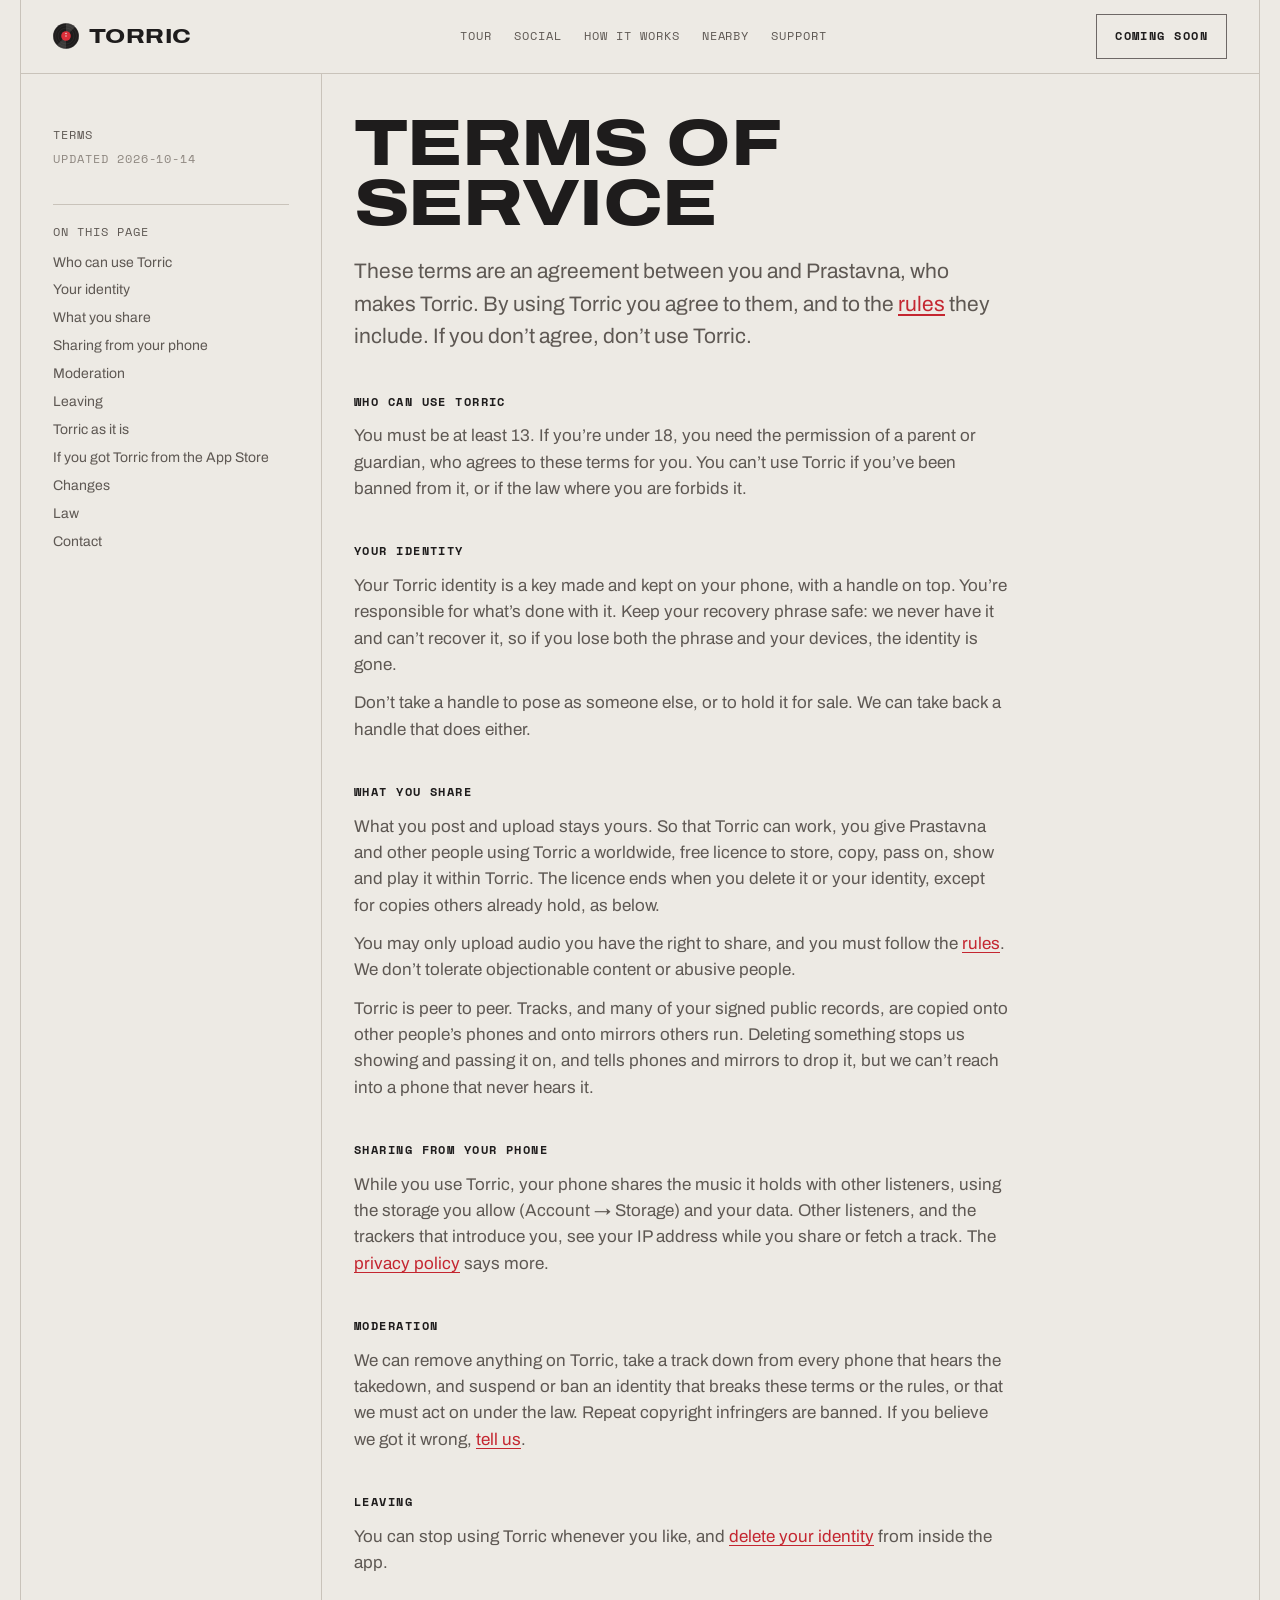
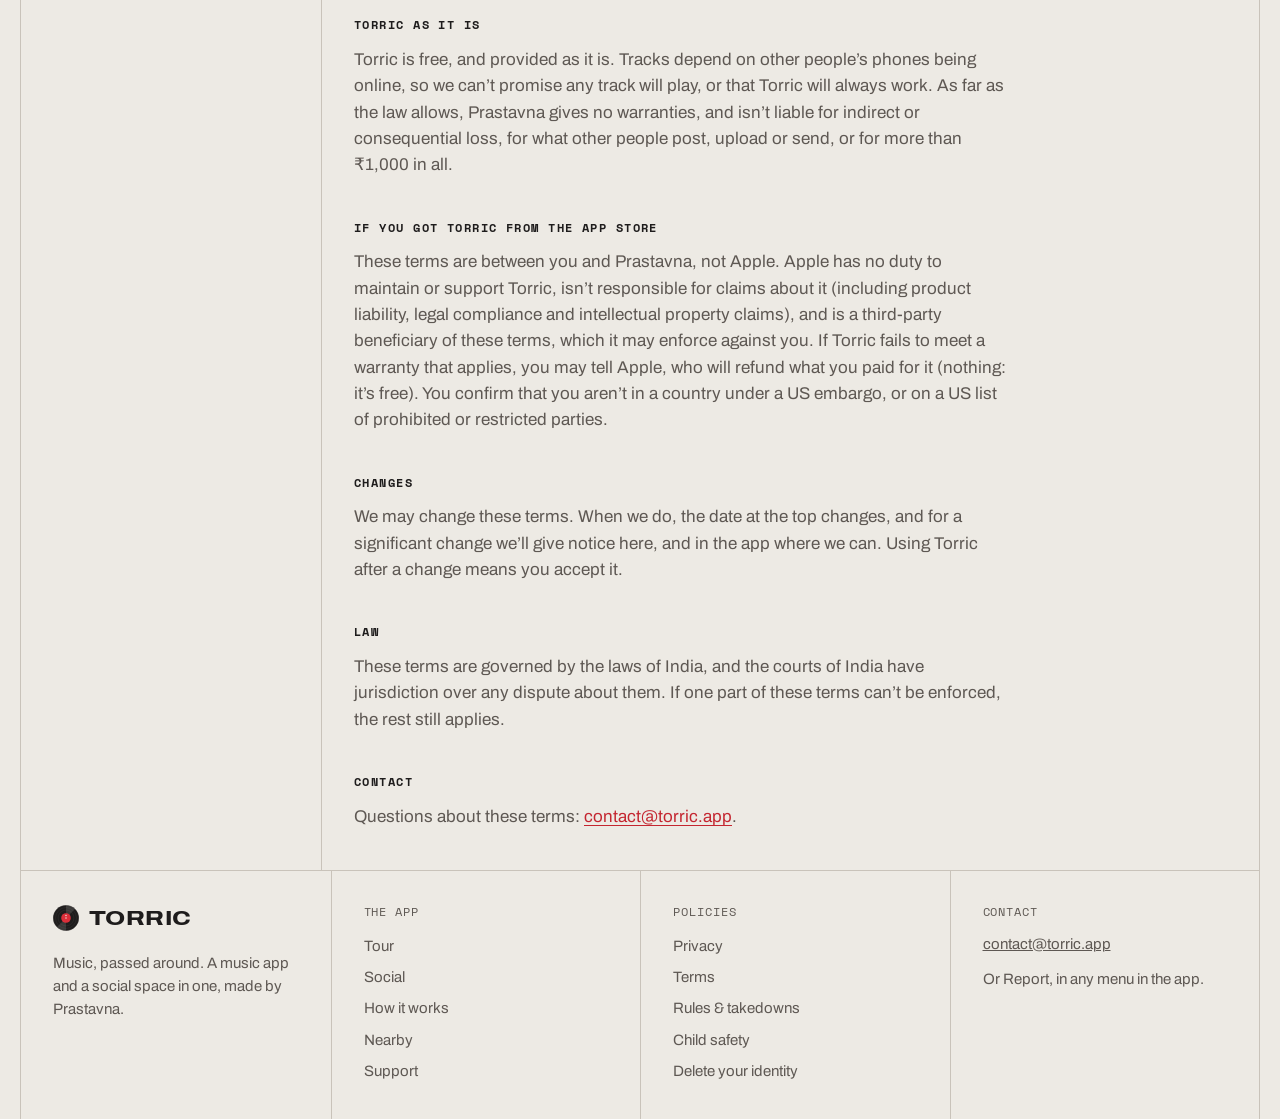
<file: terms.html>
<!doctype html>
<html lang="en">
<head>
<meta charset="utf-8">
<meta name="viewport" content="width=device-width, initial-scale=1">
<title>Terms of service · Torric</title>
<meta name="description" content="The terms for using Torric: who can use it, your identity, what you share and upload, peer-to-peer sharing, moderation, and the law that applies.">
<link rel="canonical" href="https://torric.app/terms">
<meta name="theme-color" content="#EDEAE4" media="(prefers-color-scheme: light)">
<meta name="theme-color" content="#1E1C1C" media="(prefers-color-scheme: dark)">
<link rel="icon" href="favicon.ico" sizes="32x32">
<link rel="icon" href="favicon.svg" type="image/svg+xml">
<link rel="apple-touch-icon" href="apple-touch-icon.png">
<link rel="manifest" href="site.webmanifest">
<meta property="og:type" content="website">
<meta property="og:site_name" content="Torric">
<meta property="og:title" content="Terms of service · Torric">
<meta property="og:description" content="The terms for using Torric: who can use it, your identity, what you share and upload, peer-to-peer sharing, moderation, and the law that applies.">
<meta property="og:url" content="https://torric.app/terms">
<meta property="og:image" content="https://torric.app/og.png">
<meta property="og:image:width" content="1200">
<meta property="og:image:height" content="630">
<meta property="og:image:alt" content="Torric: music, passed around">
<meta name="twitter:card" content="summary_large_image">
<link rel="preload" href="fonts/ArchivoExpanded-ExtraBold.woff2" as="font" type="font/woff2" crossorigin>
<link rel="stylesheet" href="site.css">
</head>
<body>
<div class="frame">

<a class="skip" href="#main">Skip to content</a>
<header class="bar">
  <a class="wordmark" href="./"><img class="mark" src="favicon.svg" alt="" width="26" height="26">Torric</a>
  <nav class="nav" aria-label="Sections">
    <a href="./#tour">Tour</a>
    <a href="./#social">Social</a>
    <a href="./#how">How it works</a>
    <a href="./#nearby">Nearby</a>
    <a href="support">Support</a>
  </nav>
  <span class="btn" aria-disabled="true">Coming soon</span>
</header>

<main id="main" class="row doc">
<aside>
  <p class="meta">Terms</p>
  <p class="meta updated">Updated 2026-10-14</p>
  <nav class="toc" aria-label="On this page">
    <p class="meta">On this page</p>
    <a href="#who-can-use-torric">Who can use Torric</a>
    <a href="#your-identity">Your identity</a>
    <a href="#what-you-share">What you share</a>
    <a href="#sharing-from-your-phone">Sharing from your phone</a>
    <a href="#moderation">Moderation</a>
    <a href="#leaving">Leaving</a>
    <a href="#torric-as-it-is">Torric as it is</a>
    <a href="#if-you-got-torric-from-the-app-store">If you got Torric from the App Store</a>
    <a href="#changes">Changes</a>
    <a href="#law">Law</a>
    <a href="#contact">Contact</a>
  </nav>
</aside>
<div class="prose">
  <h1 class="display">Terms of service</h1>
  <p class="lede">These terms are an agreement between you and Prastavna, who makes Torric. By using Torric you agree to them, and to the <a href="rules">rules</a> they include. If you don’t agree, don’t use Torric.</p>

  <h2 id="who-can-use-torric">Who can use Torric</h2>
  <p>You must be at least 13. If you’re under 18, you need the permission of a parent or guardian, who agrees to these terms for you. You can’t use Torric if you’ve been banned from it, or if the law where you are forbids it.</p>

  <h2 id="your-identity">Your identity</h2>
  <p>Your Torric identity is a key made and kept on your phone, with a handle on top. You’re responsible for what’s done with it. Keep your recovery phrase safe: we never have it and can’t recover it, so if you lose both the phrase and your devices, the identity is gone.</p>
  <p>Don’t take a handle to pose as someone else, or to hold it for sale. We can take back a handle that does either.</p>

  <h2 id="what-you-share">What you share</h2>
  <p>What you post and upload stays yours. So that Torric can work, you give Prastavna and other people using Torric a worldwide, free licence to store, copy, pass on, show and play it within Torric. The licence ends when you delete it or your identity, except for copies others already hold, as below.</p>
  <p>You may only upload audio you have the right to share, and you must follow the <a href="rules">rules</a>. We don’t tolerate objectionable content or abusive people.</p>
  <p>Torric is peer to peer. Tracks, and many of your signed public records, are copied onto other people’s phones and onto mirrors others run. Deleting something stops us showing and passing it on, and tells phones and mirrors to drop it, but we can’t reach into a phone that never hears it.</p>

  <h2 id="sharing-from-your-phone">Sharing from your phone</h2>
  <p>While you use Torric, your phone shares the music it holds with other listeners, using the storage you allow (Account → Storage) and your data. Other listeners, and the trackers that introduce you, see your IP address while you share or fetch a track. The <a href="privacy">privacy policy</a> says more.</p>

  <h2 id="moderation">Moderation</h2>
  <p>We can remove anything on Torric, take a track down from every phone that hears the takedown, and suspend or ban an identity that breaks these terms or the rules, or that we must act on under the law. Repeat copyright infringers are banned. If you believe we got it wrong, <a href="rules#if-we-got-it-wrong">tell us</a>.</p>

  <h2 id="leaving">Leaving</h2>
  <p>You can stop using Torric whenever you like, and <a href="delete-account">delete your identity</a> from inside the app.</p>

  <h2 id="torric-as-it-is">Torric as it is</h2>
  <p>Torric is free, and provided as it is. Tracks depend on other people’s phones being online, so we can’t promise any track will play, or that Torric will always work. As far as the law allows, Prastavna gives no warranties, and isn’t liable for indirect or consequential loss, for what other people post, upload or send, or for more than ₹1,000 in all.</p>

  <h2 id="if-you-got-torric-from-the-app-store">If you got Torric from the App Store</h2>
  <p>These terms are between you and Prastavna, not Apple. Apple has no duty to maintain or support Torric, isn’t responsible for claims about it (including product liability, legal compliance and intellectual property claims), and is a third-party beneficiary of these terms, which it may enforce against you. If Torric fails to meet a warranty that applies, you may tell Apple, who will refund what you paid for it (nothing: it’s free). You confirm that you aren’t in a country under a US embargo, or on a US list of prohibited or restricted parties.</p>

  <h2 id="changes">Changes</h2>
  <p>We may change these terms. When we do, the date at the top changes, and for a significant change we’ll give notice here, and in the app where we can. Using Torric after a change means you accept it.</p>

  <h2 id="law">Law</h2>
  <p>These terms are governed by the laws of India, and the courts of India have jurisdiction over any dispute about them. If one part of these terms can’t be enforced, the rest still applies.</p>

  <h2 id="contact">Contact</h2>
  <p>Questions about these terms: <a href="mailto:contact@torric.app">contact@torric.app</a>.</p>
</div>
</main>

<footer class="footer row cols-4">
  <div>
    <a class="wordmark" href="./"><img class="mark" src="favicon.svg" alt="" width="26" height="26">Torric</a>
    <p>Music, passed around. A music app and a social space in one, made by Prastavna.</p>
  </div>
  <nav aria-label="The app">
    <p class="meta">The app</p>
    <a href="./#tour">Tour</a>
    <a href="./#social">Social</a>
    <a href="./#how">How it works</a>
    <a href="./#nearby">Nearby</a>
    <a href="support">Support</a>
  </nav>
  <nav aria-label="Policies">
    <p class="meta">Policies</p>
    <a href="privacy">Privacy</a>
    <a href="terms">Terms</a>
    <a href="rules">Rules &amp; takedowns</a>
    <a href="child-safety">Child safety</a>
    <a href="delete-account">Delete your identity</a>
  </nav>
  <div>
    <p class="meta">Contact</p>
    <p><a href="mailto:contact@torric.app">contact@torric.app</a></p>
    <p>Or Report, in any menu in the app.</p>
  </div>
</footer>

</div>
</body>
</html>
</file>
<file: site.css>
/*
 * torric.app — the app's grid brutalism on the web (PLAN.md §9,
 * constants/theme.ts). Hairline cells meeting edge to edge, one signal red,
 * Archivo Expanded for headlines, Archivo to read, Space Mono for labels.
 * No rounded cards, no shadows, no gradients. Colours are the app's tokens.
 */

@font-face { font-family: 'Archivo Expanded'; font-weight: 800; font-display: swap; src: url('fonts/ArchivoExpanded-ExtraBold.woff2') format('woff2'); }
@font-face { font-family: 'Archivo'; font-weight: 400; font-display: swap; src: url('fonts/Archivo_400Regular.woff2') format('woff2'); }
@font-face { font-family: 'Archivo'; font-weight: 500; font-display: swap; src: url('fonts/Archivo_500Medium.woff2') format('woff2'); }
@font-face { font-family: 'Space Mono'; font-weight: 400; font-display: swap; src: url('fonts/SpaceMono_400Regular.woff2') format('woff2'); }
@font-face { font-family: 'Space Mono'; font-weight: 700; font-display: swap; src: url('fonts/SpaceMono_700Bold.woff2') format('woff2'); }

:root {
  color-scheme: light;
  --bg: #EDEAE4;
  --surface: #F7F4EF;
  --sunken: #E2DED7;
  --ink: #1E1C1C;
  --ink-muted: #5E5853;
  --ink-faint: #8F8881;
  --line: #C9C3BA;
  --line-strong: #6E6866;
  --accent: #DB2F3A;
  --accent-pressed: #B8242E;
  --accent-text: #C42630;
  --on-accent: #FFFFFF;
  --mesh: #1E1C1C;

  --display: 'Archivo Expanded', 'Archivo', system-ui, sans-serif;
  --body: 'Archivo', system-ui, sans-serif;
  --mono: 'Space Mono', ui-monospace, monospace;
  --gutter: 16px;
}
@media (prefers-color-scheme: dark) {
  :root {
    color-scheme: dark;
    --bg: #1E1C1C;
    --surface: #272424;
    --sunken: #161414;
    --ink: #F2EEEA;
    --ink-muted: #A8A19C;
    --ink-faint: #77716C;
    --line: #3F3A3A;
    --line-strong: #8A8380;
    --accent-text: #FF5560;
    --mesh: #F2EEEA;
  }
}

* { box-sizing: border-box; }
html { -webkit-text-size-adjust: 100%; }
body {
  margin: 0;
  background: var(--bg);
  color: var(--ink);
  font: 400 17px/1.55 var(--body);
  -webkit-font-smoothing: antialiased;
}
a { color: inherit; }
::selection { background: var(--accent); color: var(--on-accent); }
:focus-visible { outline: 2px solid var(--accent); outline-offset: 2px; }

/* ---- the grid ---- */

.frame { max-width: 1240px; margin: 0 auto; border-left: 1px solid var(--line); border-right: 1px solid var(--line); }
.row { display: grid; border-bottom: 1px solid var(--line); }
.row > * { padding: 28px var(--gutter); min-width: 0; }
.row > * + * { border-left: 1px solid var(--line); }
.cols-2 { grid-template-columns: 1fr 1fr; }
.cols-3 { grid-template-columns: repeat(3, 1fr); }
.cols-4 { grid-template-columns: repeat(4, 1fr); }
.hero-row { grid-template-columns: 1.35fr 1fr; }
@media (min-width: 720px) {
  :root { --gutter: 32px; }
  .row > * { padding: 40px var(--gutter); }
}
@media (max-width: 899px) {
  .cols-4 { grid-template-columns: 1fr 1fr; }
  .cols-4 > :nth-child(3) { border-left: 0; }
  .cols-4 > :nth-child(n + 3) { border-top: 1px solid var(--line); }
  .hero-row { grid-template-columns: 1fr; }
  .hero-row > * + * { border-left: 0; border-top: 1px solid var(--line); }
}
@media (max-width: 719px) {
  .cols-2, .cols-3, .cols-4 { grid-template-columns: 1fr; }
  .cols-2 > * + *, .cols-3 > * + *, .cols-4 > * + * { border-left: 0; border-top: 1px solid var(--line); }
}

/* ---- type ---- */

.display {
  font-family: var(--display);
  font-weight: 800;
  text-transform: uppercase;
  line-height: 0.95;
  letter-spacing: -0.01em;
  margin: 0;
  overflow-wrap: anywhere;
}
h1.display { font-size: clamp(40px, 7vw, 96px); margin-top: 18px; }
h2.display { margin-top: 14px; }
h2.display { font-size: clamp(30px, 5.2vw, 64px); }
h3.display { font-size: 19px; line-height: 1.1; letter-spacing: 0; }
.meta {
  font-family: var(--mono);
  font-size: 12px;
  line-height: 1.5;
  letter-spacing: 0.08em;
  text-transform: uppercase;
  color: var(--ink-muted);
}
.lede { font-size: clamp(18px, 2vw, 21px); color: var(--ink-muted); max-width: 34em; margin: 20px 0 0; }
p { margin: 12px 0 0; color: var(--ink-muted); }
.cell h3 + p { margin-top: 10px; }
.num { font-family: var(--mono); font-size: 12px; color: var(--ink-faint); display: block; margin-bottom: 28px; }

/* The red slash (components/ui/Display.tsx): a bar behind one line of a
   headline, rotated -9deg, wider than the words. One per screen. */
.line { display: block; white-space: nowrap; }
.slash { position: relative; display: inline-block; z-index: 0; }
.slash::before {
  content: '';
  position: absolute;
  top: 0.08em;
  bottom: 0.02em;
  left: -6%;
  right: -10%;
  background: var(--accent);
  transform: rotate(-9deg);
  z-index: -1;
}

/* ---- header and footer ---- */

.bar { display: flex; align-items: center; justify-content: space-between; gap: 16px; padding: 14px var(--gutter); border-bottom: 1px solid var(--line); }
.wordmark { font-family: var(--display); font-weight: 800; font-size: 20px; letter-spacing: 0.02em; text-decoration: none; text-transform: uppercase; }
.nav { display: flex; gap: 22px; }
.nav a { font-family: var(--mono); font-size: 12px; letter-spacing: 0.08em; text-transform: uppercase; text-decoration: none; color: var(--ink-muted); }
.nav a:hover { color: var(--ink); }
@media (max-width: 719px) { .nav { display: none; } }

.wordmark { display: inline-flex; align-items: center; gap: 10px; }
.mark { width: 26px; height: 26px; flex: none; }

.skip { position: absolute; left: -9999px; top: 0; z-index: 10; background: var(--accent); color: var(--on-accent); padding: 10px 16px; font-family: var(--mono); font-size: 12px; text-transform: uppercase; letter-spacing: 0.08em; }
.skip:focus { left: 0; }

.footer { border-bottom: 0; }
.footer > * { padding-top: 32px; padding-bottom: 36px; }
.footer p:not(.meta) { font-size: 15px; }
.footer nav { display: flex; flex-direction: column; gap: 8px; }
.footer nav .meta, .footer div > .meta { margin: 0 0 6px; }
.footer nav a { font-size: 15px; color: var(--ink-muted); text-decoration: none; }
.footer a:hover { color: var(--ink); }

/* ---- buttons ---- */

.btn {
  display: inline-flex;
  align-items: center;
  gap: 10px;
  min-height: 44px;
  padding: 12px 18px;
  font-family: var(--mono);
  font-size: 12px;
  font-weight: 700;
  letter-spacing: 0.12em;
  text-transform: uppercase;
  text-decoration: none;
  border: 1px solid var(--line-strong);
  color: var(--ink);
  background: transparent;
}
.btn-primary { background: var(--accent); border-color: var(--accent); color: var(--on-accent); }
.btn[aria-disabled='true'] { cursor: default; }
.btn-row { display: flex; flex-wrap: wrap; gap: 12px; margin-top: 32px; }
a.btn:hover { border-color: var(--ink); }

/* ---- hero art: the mesh tunnel and the tag pile ---- */

.hero-art { position: relative; min-height: 360px; overflow: hidden; padding: 0 !important; }
.tunnel { position: absolute; inset: 0; width: 100%; height: 100%; color: var(--mesh); }
.tunnel .rings rect { fill: none; stroke: currentColor; stroke-opacity: 0.28; vector-effect: non-scaling-stroke; }
.tunnel .spokes line { stroke: currentColor; stroke-opacity: 0.18; vector-effect: non-scaling-stroke; }
.tunnel .rings { transform-origin: 200px 200px; animation: fly 6s linear infinite; }
@keyframes fly { from { transform: scale(1); } to { transform: scale(1.25); } }

.pile { position: absolute; left: 0; right: 0; bottom: 18px; height: 150px; }
.pill {
  position: absolute;
  font-family: var(--mono);
  font-size: 12px;
  letter-spacing: 0.06em;
  text-transform: uppercase;
  padding: 6px 12px;
  border: 1px solid var(--line-strong);
  background: var(--bg);
  white-space: nowrap;
}

@media (prefers-reduced-motion: reduce) {
  .tunnel .rings { animation: none; }
}

/* ---- the strip of three ---- */

.strip > * { padding-top: 22px; padding-bottom: 22px; }
.strip .big { font-family: var(--display); font-weight: 800; font-size: 15px; text-transform: uppercase; letter-spacing: 0.02em; display: block; margin-top: 6px; color: var(--ink); }

/* ---- the mock feed ---- */

.feed { background: var(--sunken); }
.post { background: var(--bg); border: 1px solid var(--line); padding: 18px; }
.post + .post { border-top: 0; }
.post-head { display: flex; align-items: center; gap: 12px; }
.identicon { width: 36px; height: 36px; flex: none; color: var(--ink); background: var(--surface); border: 1px solid var(--line); }
.handle { font-family: var(--mono); font-size: 13px; font-weight: 700; }
.post-head .meta { font-size: 11px; margin-left: auto; }
.post-body { margin: 12px 0 0; color: var(--ink); }
.post-actions { display: flex; gap: 22px; margin-top: 14px; }
.post-actions span { font-family: var(--mono); font-size: 12px; color: var(--ink-muted); }
.reply { margin: 0 0 0 28px; border-left: 1px solid var(--line-strong) !important; }

.song { display: grid; grid-template-columns: 56px 1fr auto; align-items: center; gap: 14px; margin-top: 14px; border: 1px solid var(--line); background: var(--surface); padding: 10px; }
.cover { width: 56px; height: 56px; color: var(--mesh); background: var(--sunken); }
.song-title { font-family: var(--display); font-weight: 800; font-size: 14px; text-transform: uppercase; line-height: 1.1; display: block; }
.song.playing .song-title { color: var(--accent-text); }
.song .meta { font-size: 11px; }
.play { width: 36px; height: 36px; display: grid; place-items: center; border: 1px solid var(--line-strong); font-size: 12px; }
.song.playing .play { background: var(--accent); border-color: var(--accent); color: var(--on-accent); }

/* ---- the tour: the app's screens, looping ---- */

.shows { grid-template-columns: repeat(5, 1fr); }
.show { margin: 0; display: flex; flex-direction: column; gap: 18px; }
.show video { display: block; width: 100%; height: auto; aspect-ratio: 6 / 13; background: #1E1C1C; border: 1px solid var(--line-strong); }
.show figcaption h3 { margin-top: 6px; }
.show figcaption p { font-size: 15px; margin-top: 8px; }
.show video[role="button"] { cursor: zoom-in; }
.show video:focus-visible { outline: 2px solid var(--accent); outline-offset: 3px; }

/* One clip, big: opened from the tour. */
.show-big { padding: 0; border: 1px solid var(--line-strong); background: var(--bg); color: var(--ink); max-width: calc(100vw - 32px); max-height: calc(100dvh - 32px); overflow: auto; }
.show-big::backdrop { background: rgba(22, 20, 20, 0.82); }
.show-big figure { margin: 0; display: flex; gap: 24px; align-items: flex-end; padding: 24px; }
.show-big video { display: block; height: min(780px, calc(100dvh - 82px)); width: auto; aspect-ratio: 6 / 13; background: #1E1C1C; border: 1px solid var(--line-strong); }
.show-big figcaption { max-width: 280px; }
.show-big figcaption h3 { margin-top: 6px; }
.show-big figcaption p { font-size: 15px; margin-top: 8px; }
.show-close { position: absolute; top: 12px; right: 12px; z-index: 1; padding: 6px 10px; border: 1px solid var(--line-strong); background: var(--bg); color: var(--ink); cursor: pointer; }
.show-close:hover { background: var(--sunken); }
@media (max-width: 719px) {
  .show-big figure { flex-direction: column; align-items: center; gap: 14px; padding: 52px 16px 16px; }
  .show-big video { height: auto; width: min(100%, calc((100dvh - 300px) * 6 / 13)); }
  .show-big figcaption { max-width: none; }
}
@media (max-width: 1099px) {
  /* A strip to swipe through, inside the frame. */
  .shows { display: flex; overflow-x: auto; scroll-snap-type: x mandatory; overscroll-behavior-x: contain; }
  .shows > .show { flex: 0 0 min(68vw, 280px); scroll-snap-align: start; }
  .shows > * + * { border-top: 0 !important; border-left: 1px solid var(--line) !important; }
}

/* ---- lists inside cells ---- */

.ticks { list-style: none; padding: 0; margin: 18px 0 0; border-top: 1px solid var(--line); }
.ticks li { padding: 12px 0; border-bottom: 1px solid var(--line); color: var(--ink-muted); }
.ticks li b { font-weight: 500; color: var(--ink); }

.tag { display: inline-block; font-family: var(--mono); font-size: 11px; letter-spacing: 0.08em; text-transform: uppercase; border: 1px solid var(--line-strong); padding: 3px 8px; margin-left: 10px; vertical-align: middle; }

/* ---- long-form pages: a contents column and the text ---- */

.doc { grid-template-columns: 300px 1fr; }
.doc aside { position: relative; }
.doc .updated { margin: 6px 0 0; color: var(--ink-faint); }
.toc { position: sticky; top: 24px; display: flex; flex-direction: column; gap: 9px; margin-top: 36px; padding-top: 18px; border-top: 1px solid var(--line); }
.toc .meta { margin: 0 0 4px; }
.toc a { font-size: 14px; line-height: 1.35; color: var(--ink-muted); text-decoration: none; }
.toc a:hover { color: var(--ink); }
@media (max-width: 899px) {
  .doc { grid-template-columns: 1fr; }
  .doc > * + * { border-left: 0; border-top: 1px solid var(--line); }
  .toc { display: none; }
}

.prose { max-width: 720px; }
.prose h1.display { font-size: clamp(34px, 6vw, 64px); margin: 0 0 8px; }
.prose h2 { font-family: var(--mono); font-size: 12px; letter-spacing: 0.12em; text-transform: uppercase; color: var(--ink); margin: 40px 0 8px; font-weight: 700; scroll-margin-top: 20px; }
.prose b { font-weight: 500; color: var(--ink); }
.prose p a, .prose li a { color: var(--accent-text); text-underline-offset: 3px; }
.prose .ticks { margin-top: 14px; }
.steps { margin: 14px 0 0; padding: 0; list-style: none; counter-reset: step; border-top: 1px solid var(--line); }
.steps li { counter-increment: step; display: grid; grid-template-columns: 44px 1fr; padding: 12px 0; border-bottom: 1px solid var(--line); color: var(--ink-muted); }
.steps li::before { content: counter(step, decimal-leading-zero); font-family: var(--mono); font-size: 12px; color: var(--ink-faint); padding-top: 4px; }

.plain { padding-top: 72px !important; padding-bottom: 96px !important; }
.plain h1.display { font-size: clamp(44px, 8vw, 104px); margin-top: 14px; }
.plain { max-width: none; }
</file>
